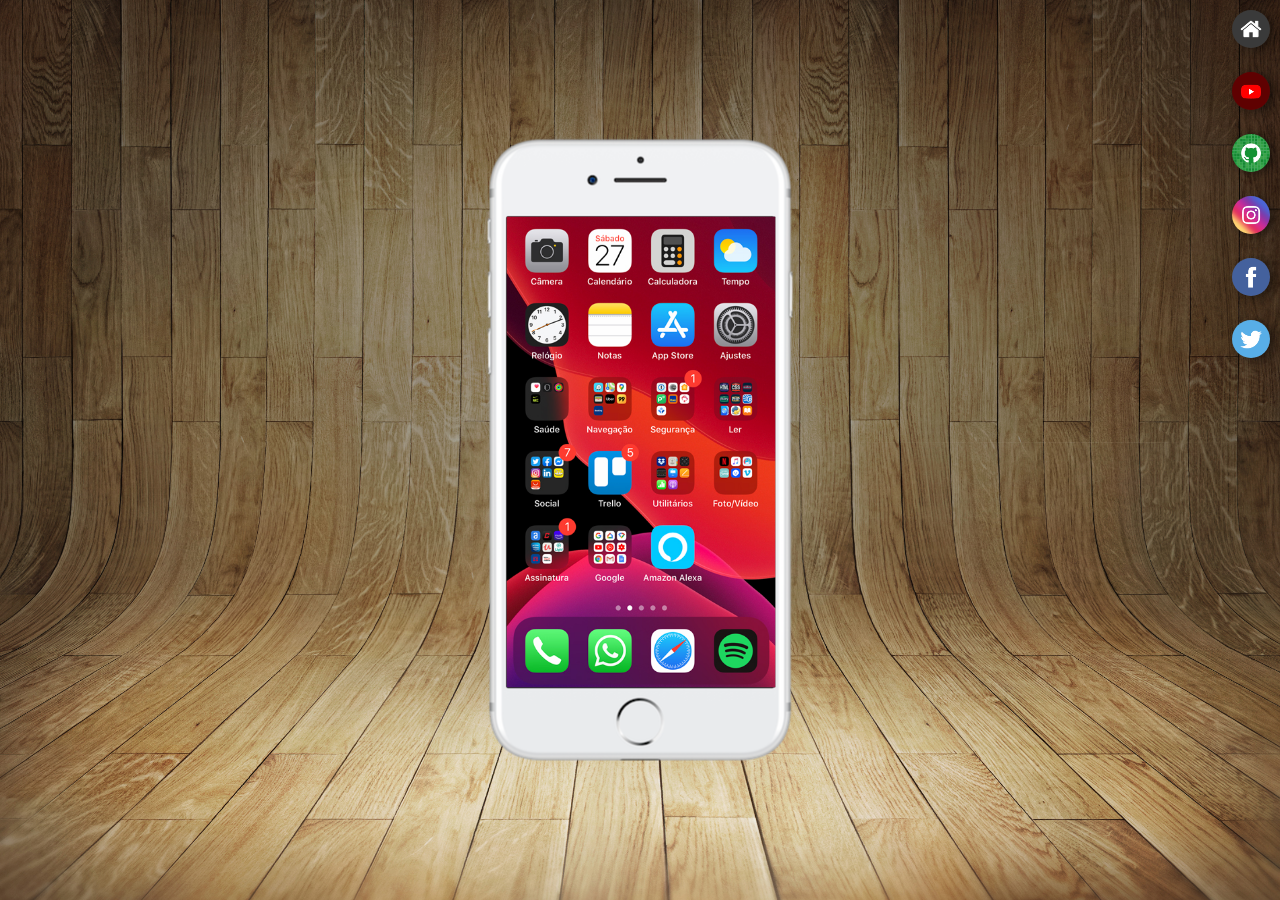
<file: index.html>
<!DOCTYPE html>
<html lang="pt-br">
<head>
    <meta charset="UTF-8">
    <meta name="viewport" content="width=device-width, initial-scale=1.0">
    <link rel="shortcut icon" href="favicon.ico" type="image/x-icon">
    <link rel="stylesheet" href="estilos/style.css">
    <title>Projeto redes sociais</title>
</head>
<body>
    <main>
        <section id="telefone">
            <iframe src="home.html" name="tela" id="tela" frameborder="0">
                Seu navegador não é compatível com isso.
            </iframe>
        </section>
        <section id="redes-sociais">
            <a href="home.html" target="tela"><img src="imagens/logo-home.jpg" alt="Home"></a> <br>
            <a href="youtube.html" target="tela"><img src="imagens/logo-youtube.jpg" alt="Youtube"></a> <br>
            <a href="github.html" target="tela"><img src="imagens/logo-github.jpg" alt="Git Hub"></a> <br>
            <a href="instagram.html" target="tela"><img src="imagens/logo-instagram.jpg" alt="Instagram"></a> <br>
            <a href="facebook.html" target="tela"><img src="imagens/logo-facebook.jpg" alt="Facebook"></a> <br>
            <a href="twitter.html" target="tela"><img src="imagens/logo-twitter.jpg" alt="Twitter"></a>
        </section>
    </main>
</body>
</html>
</file>
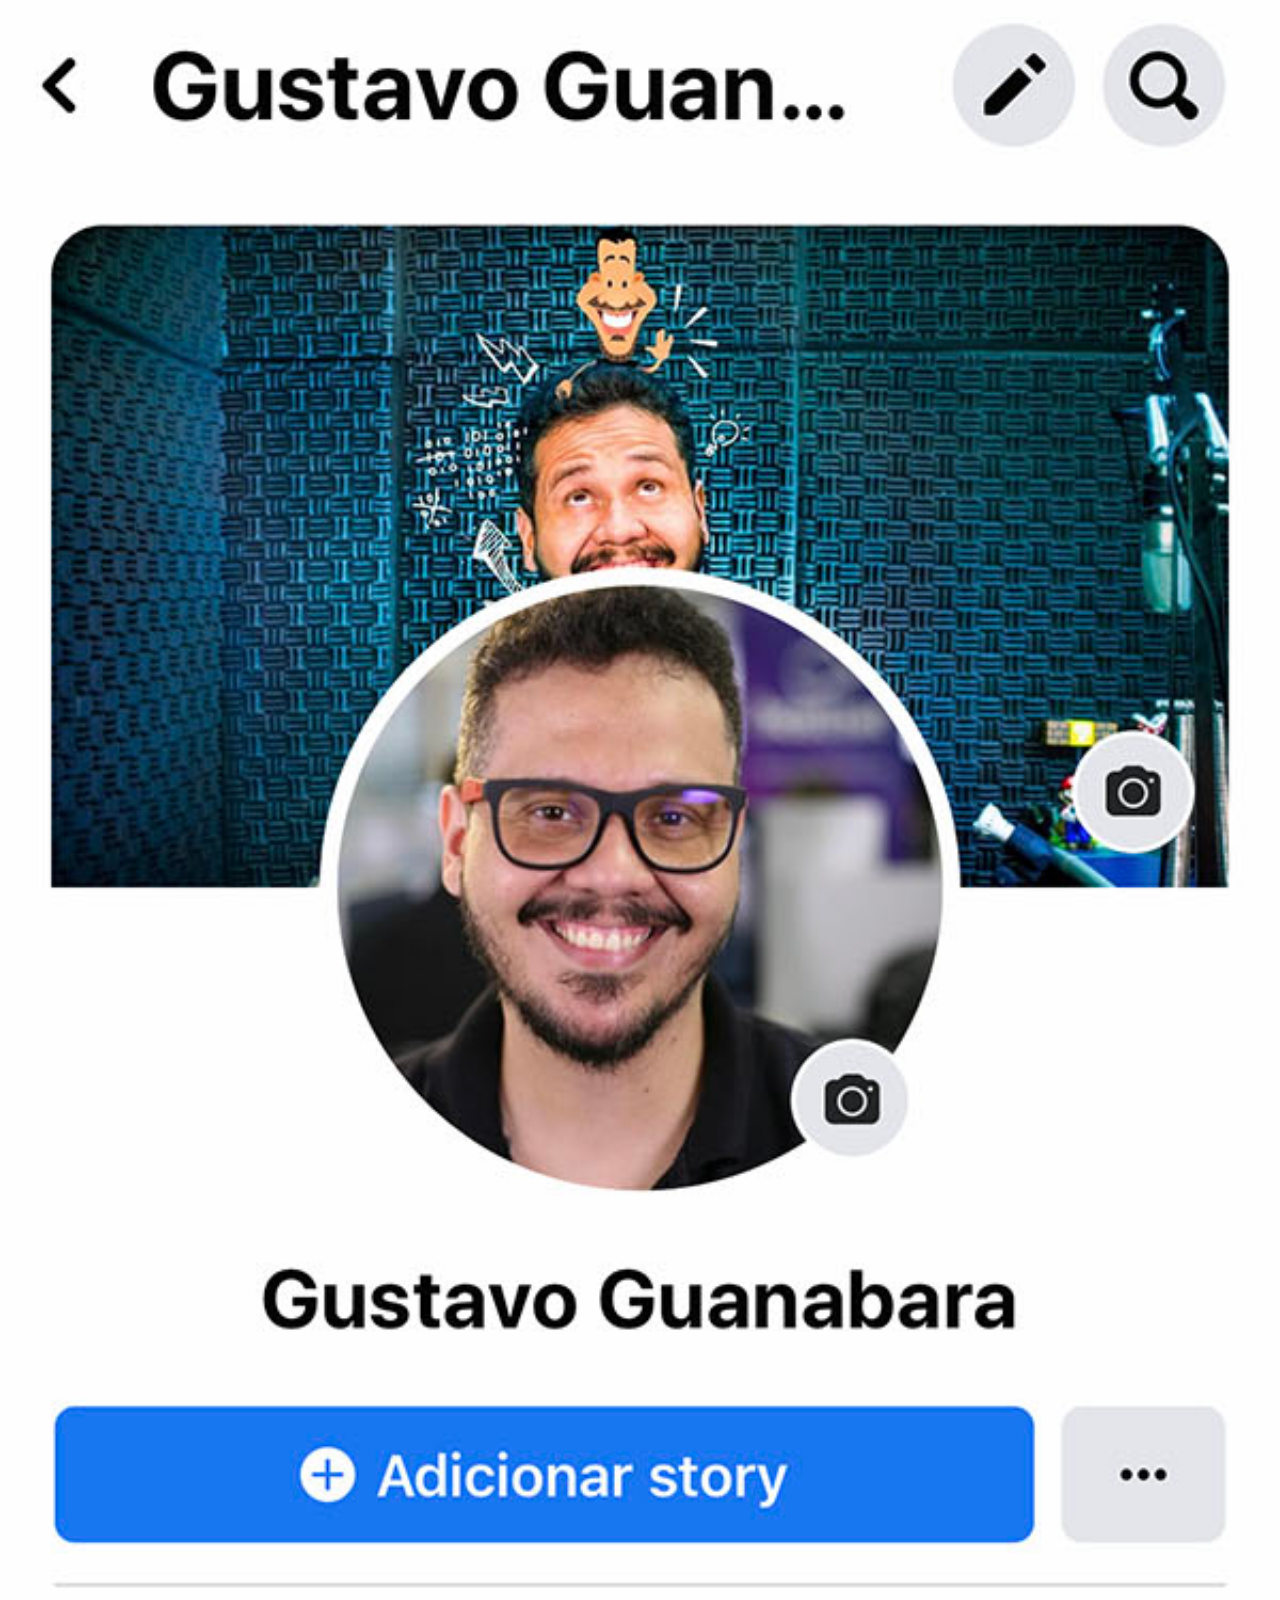
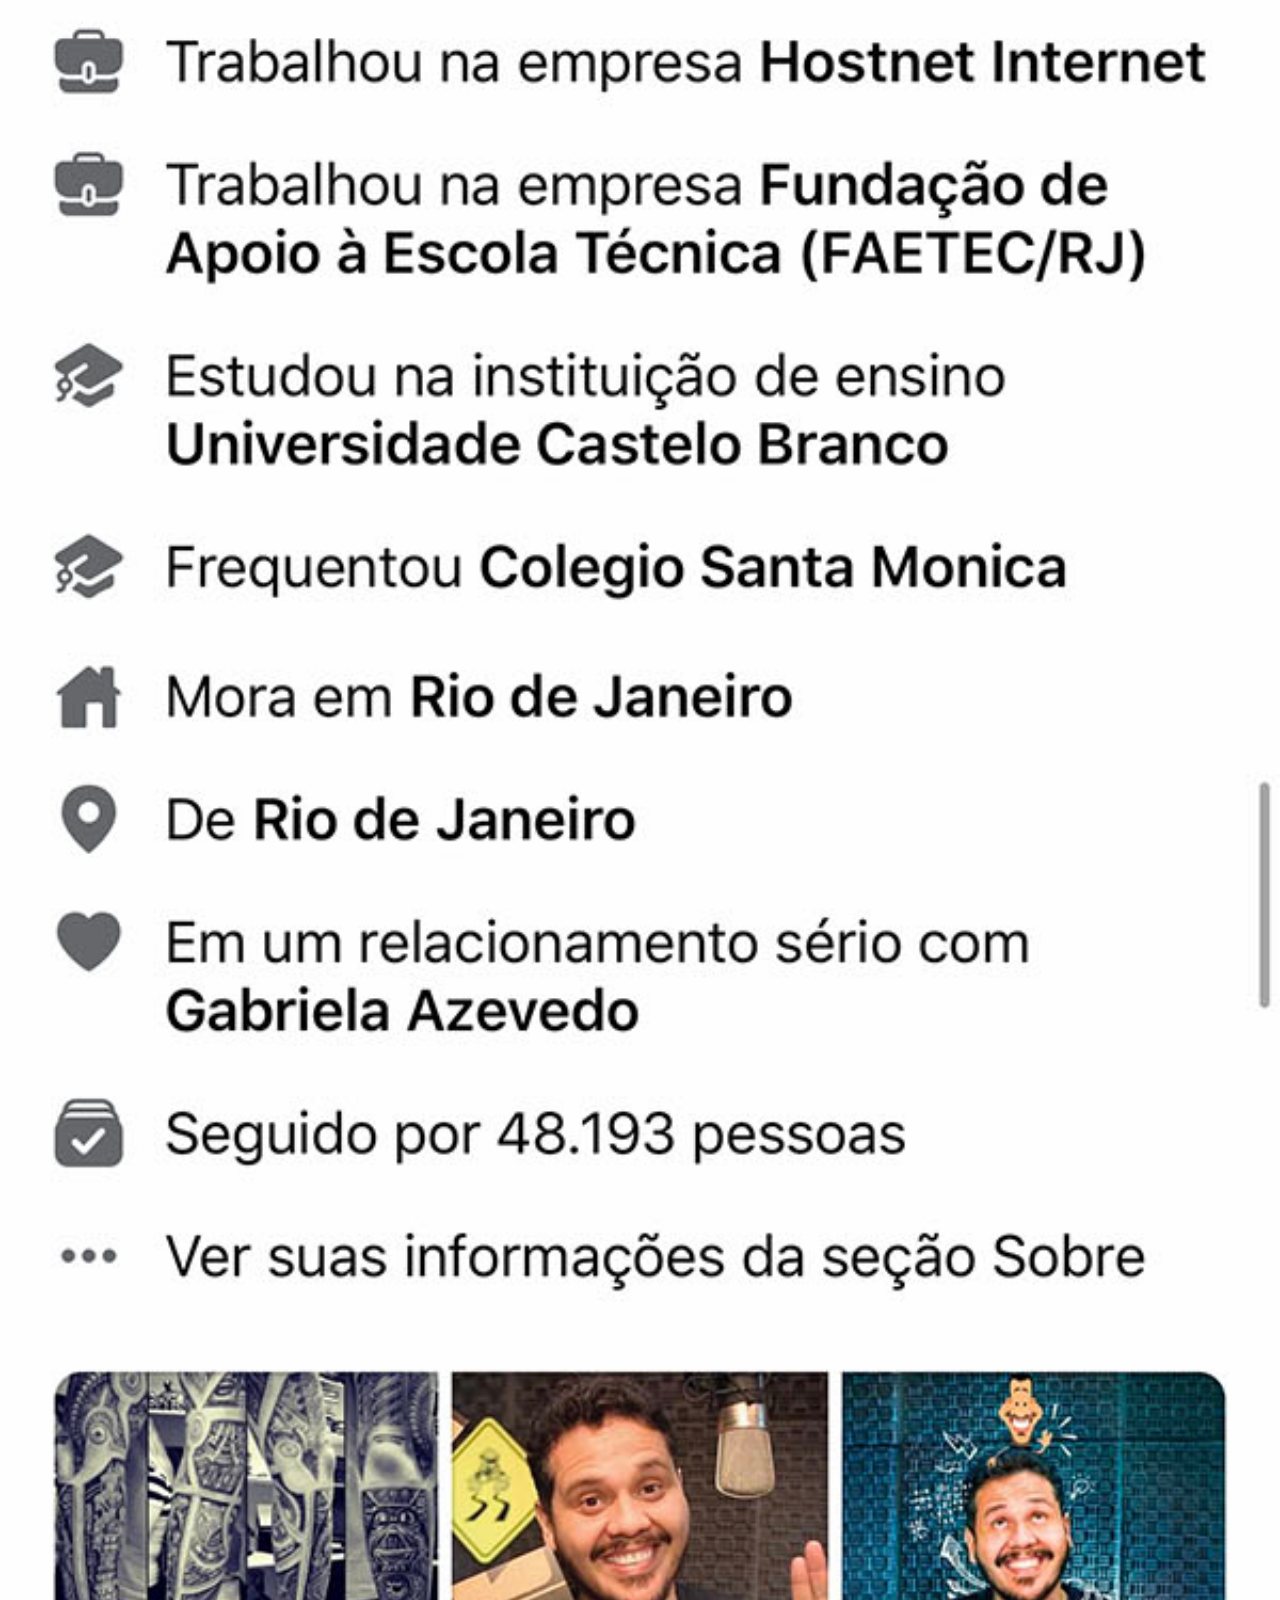
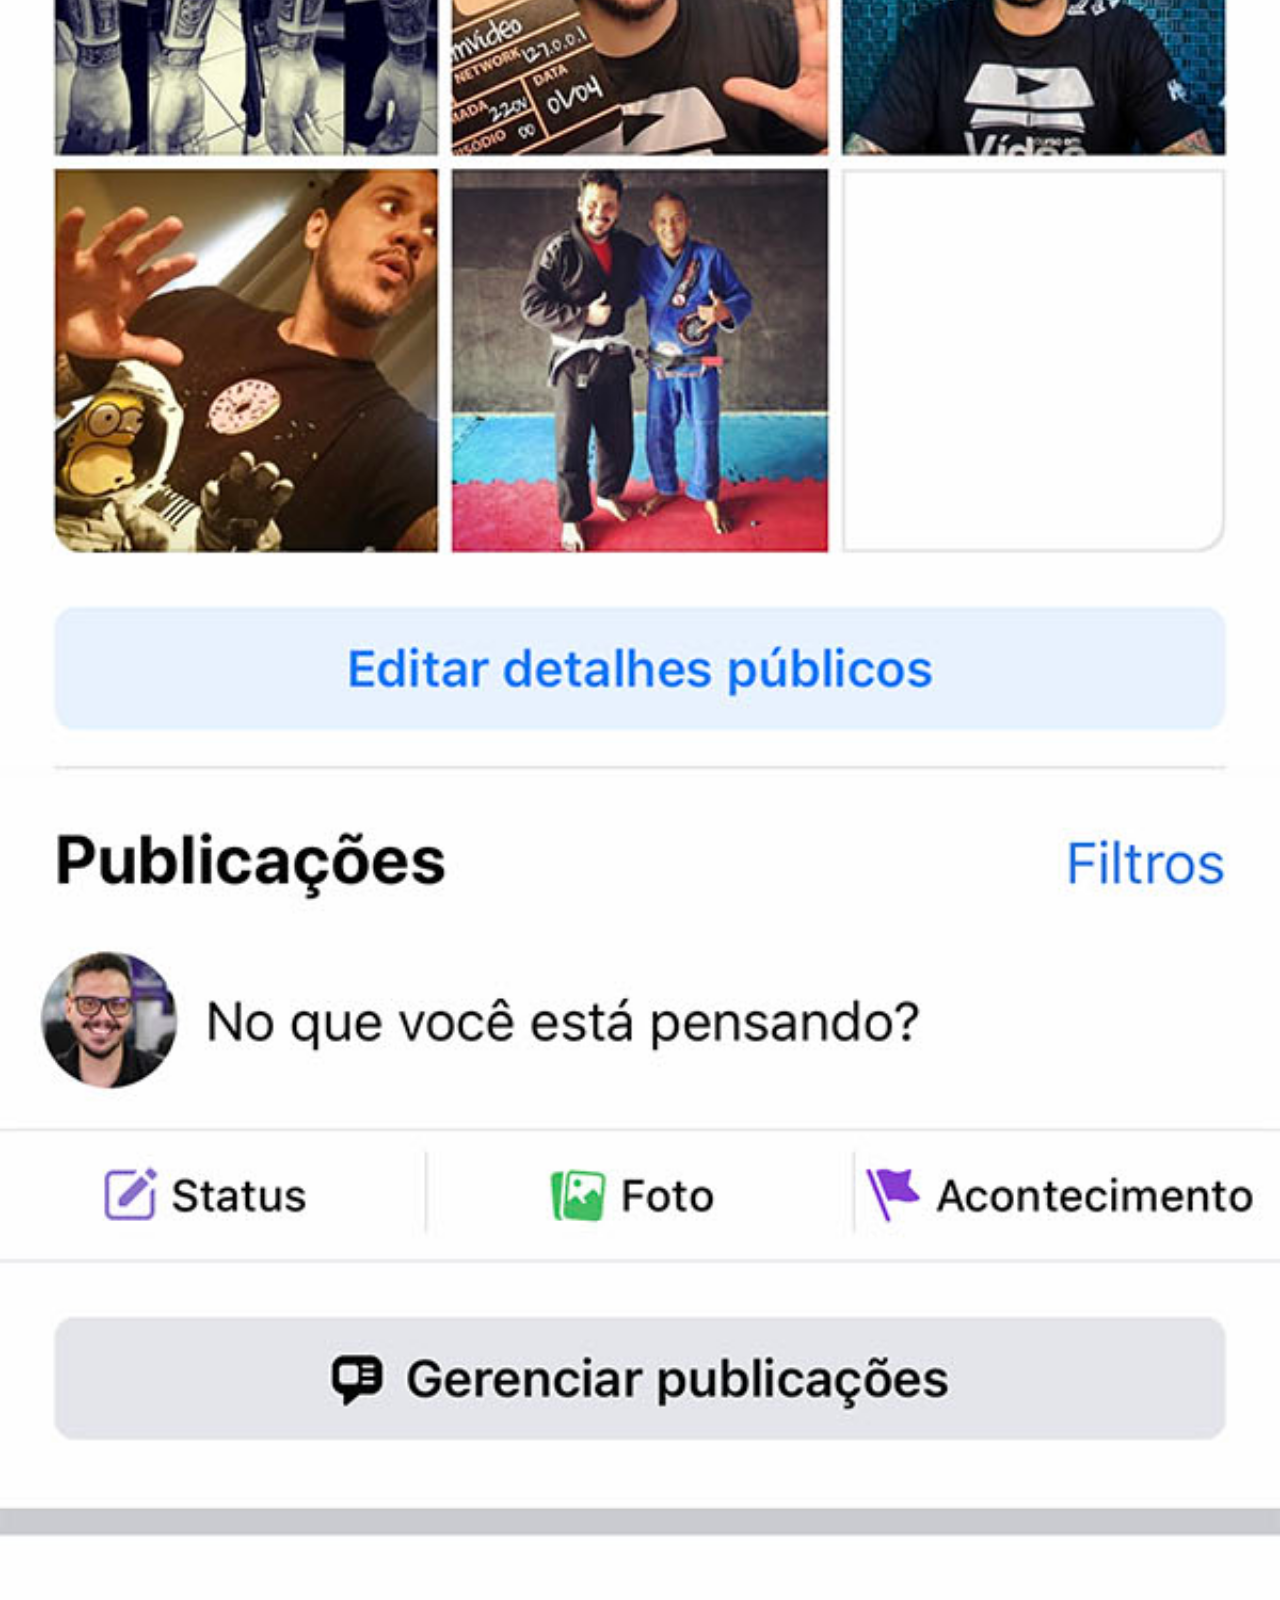
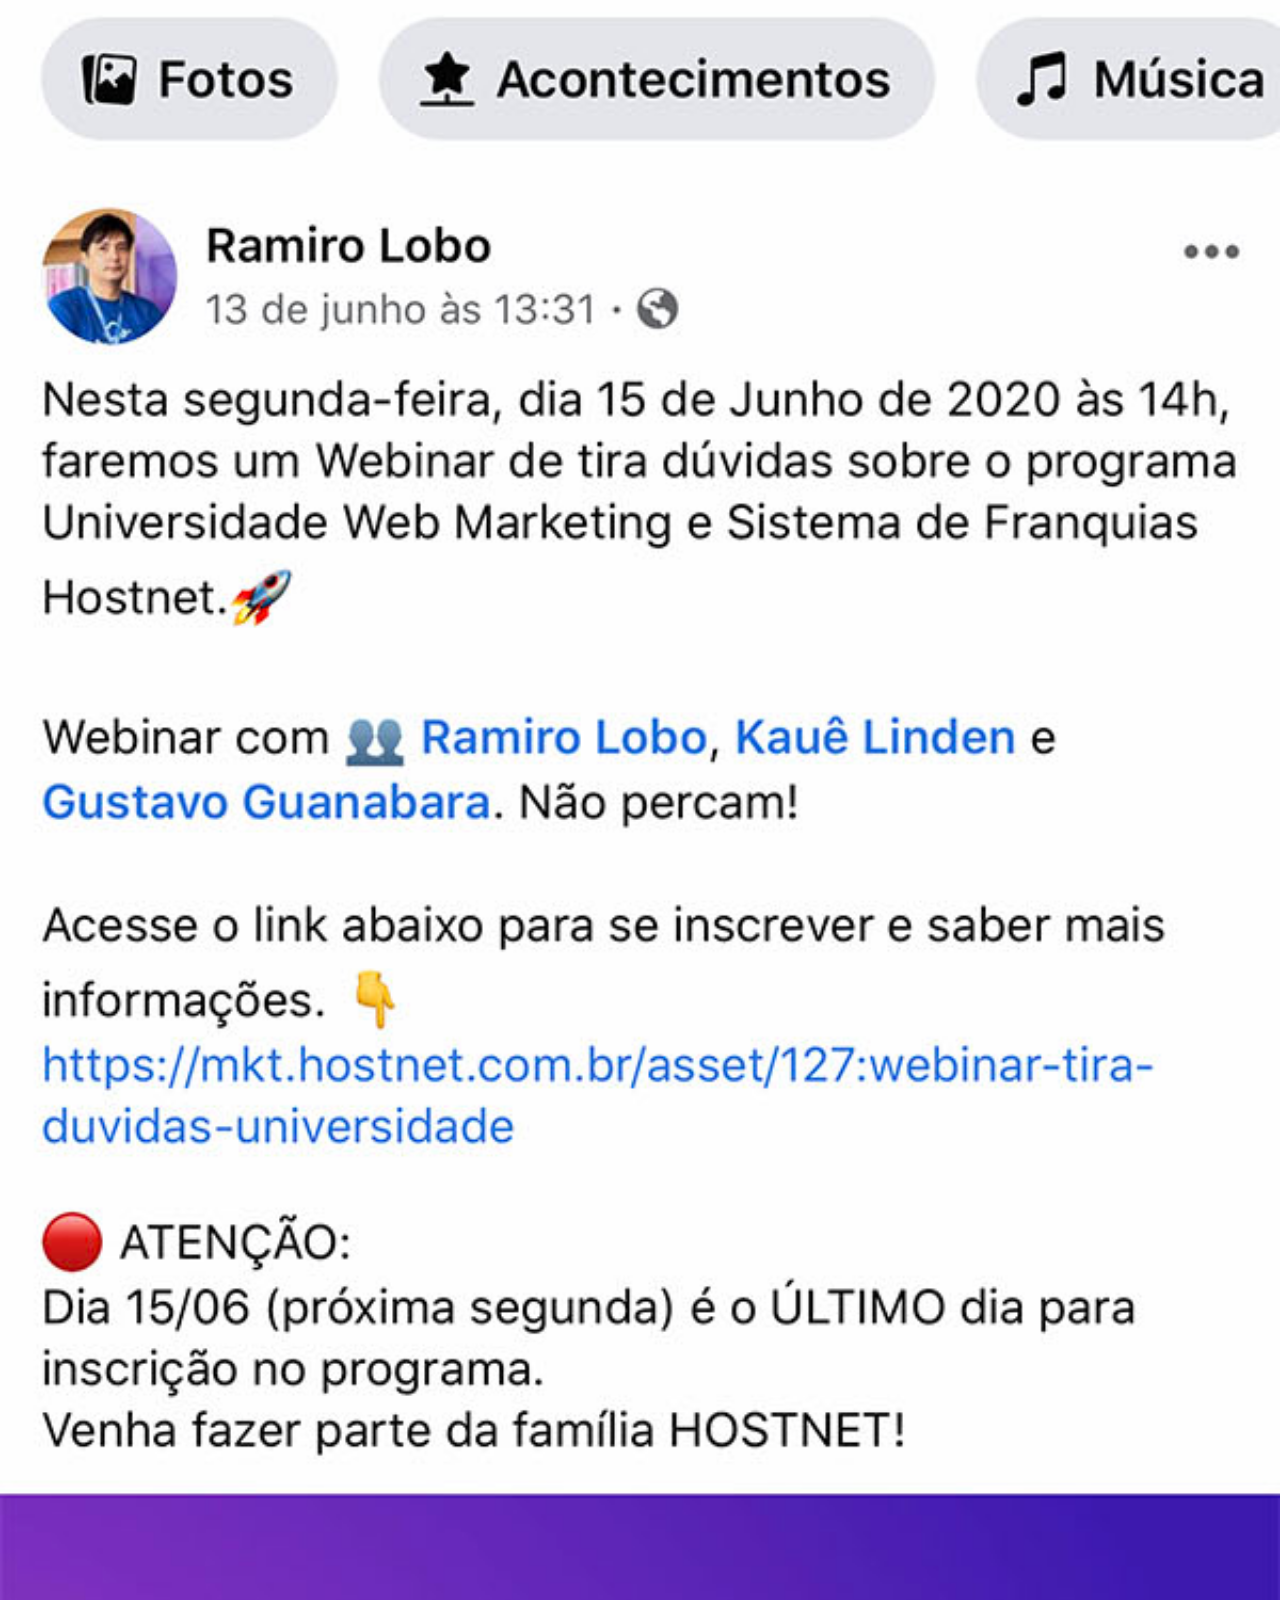
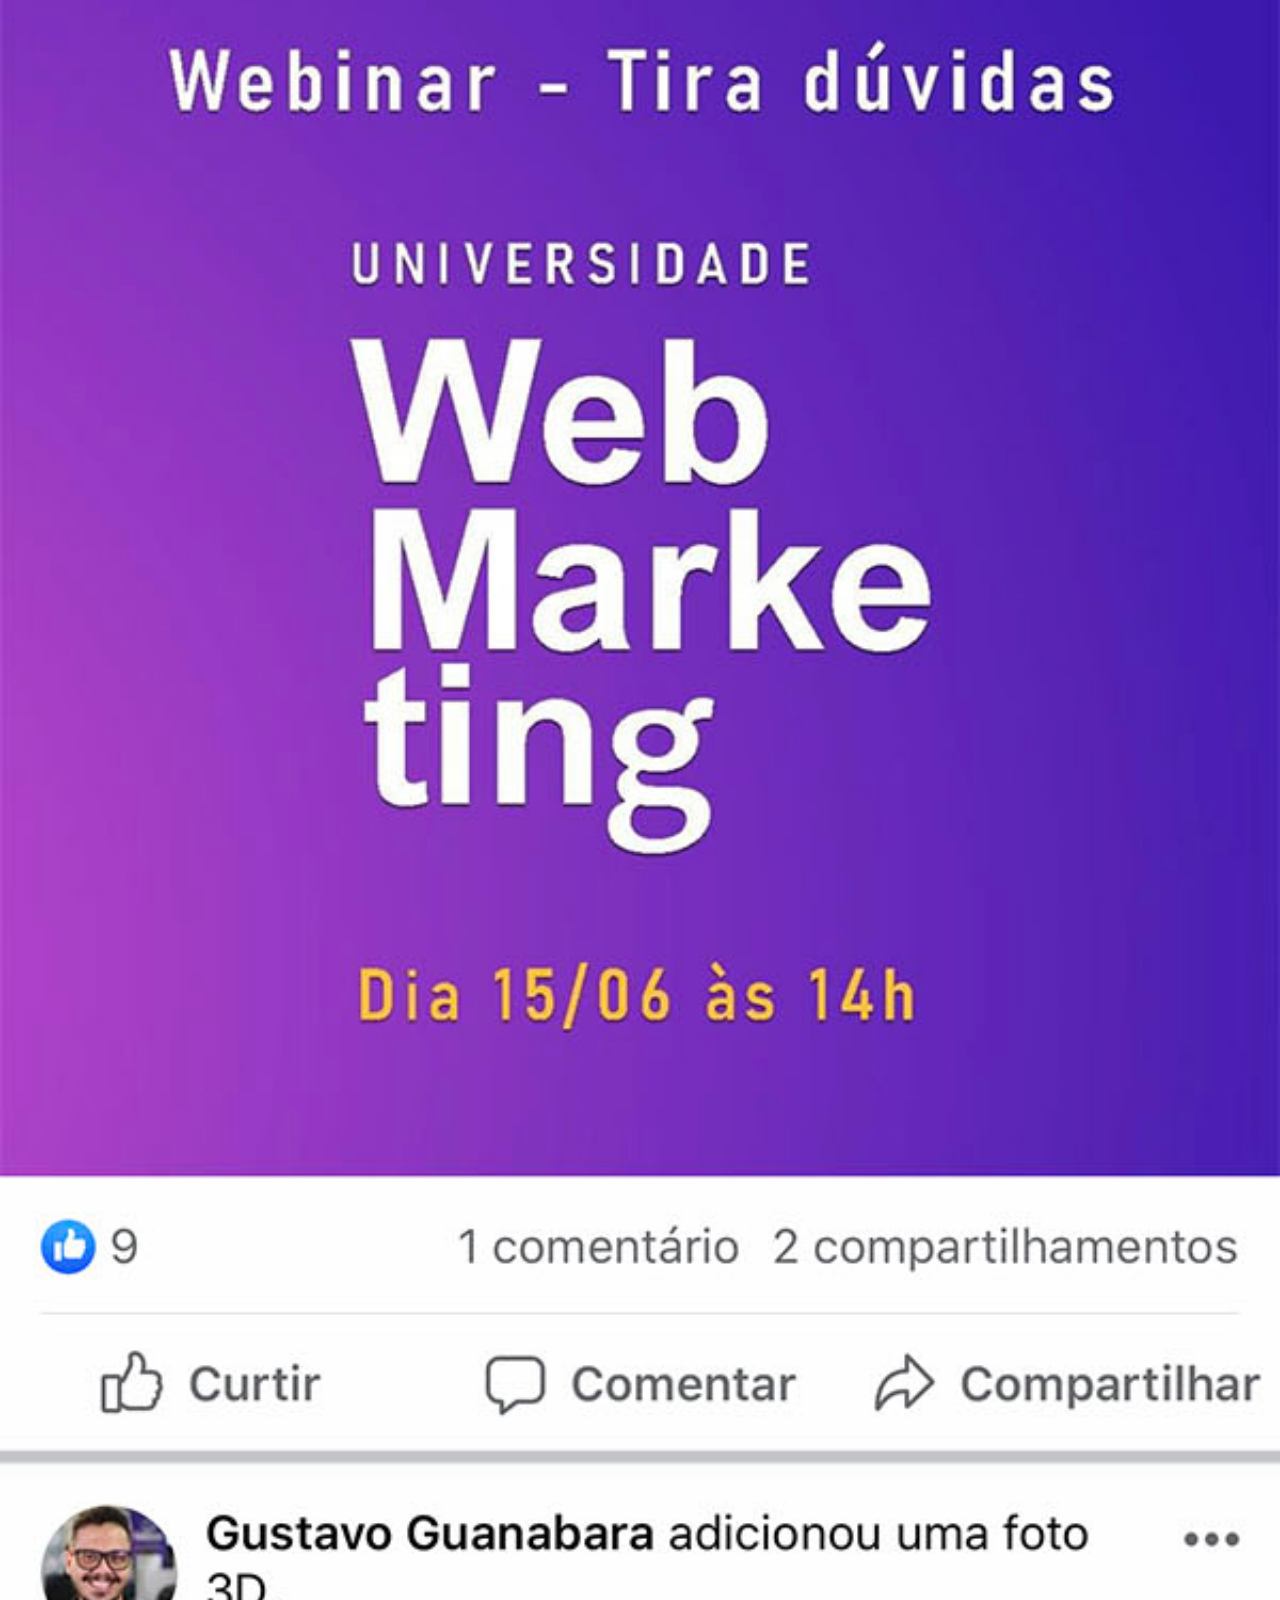
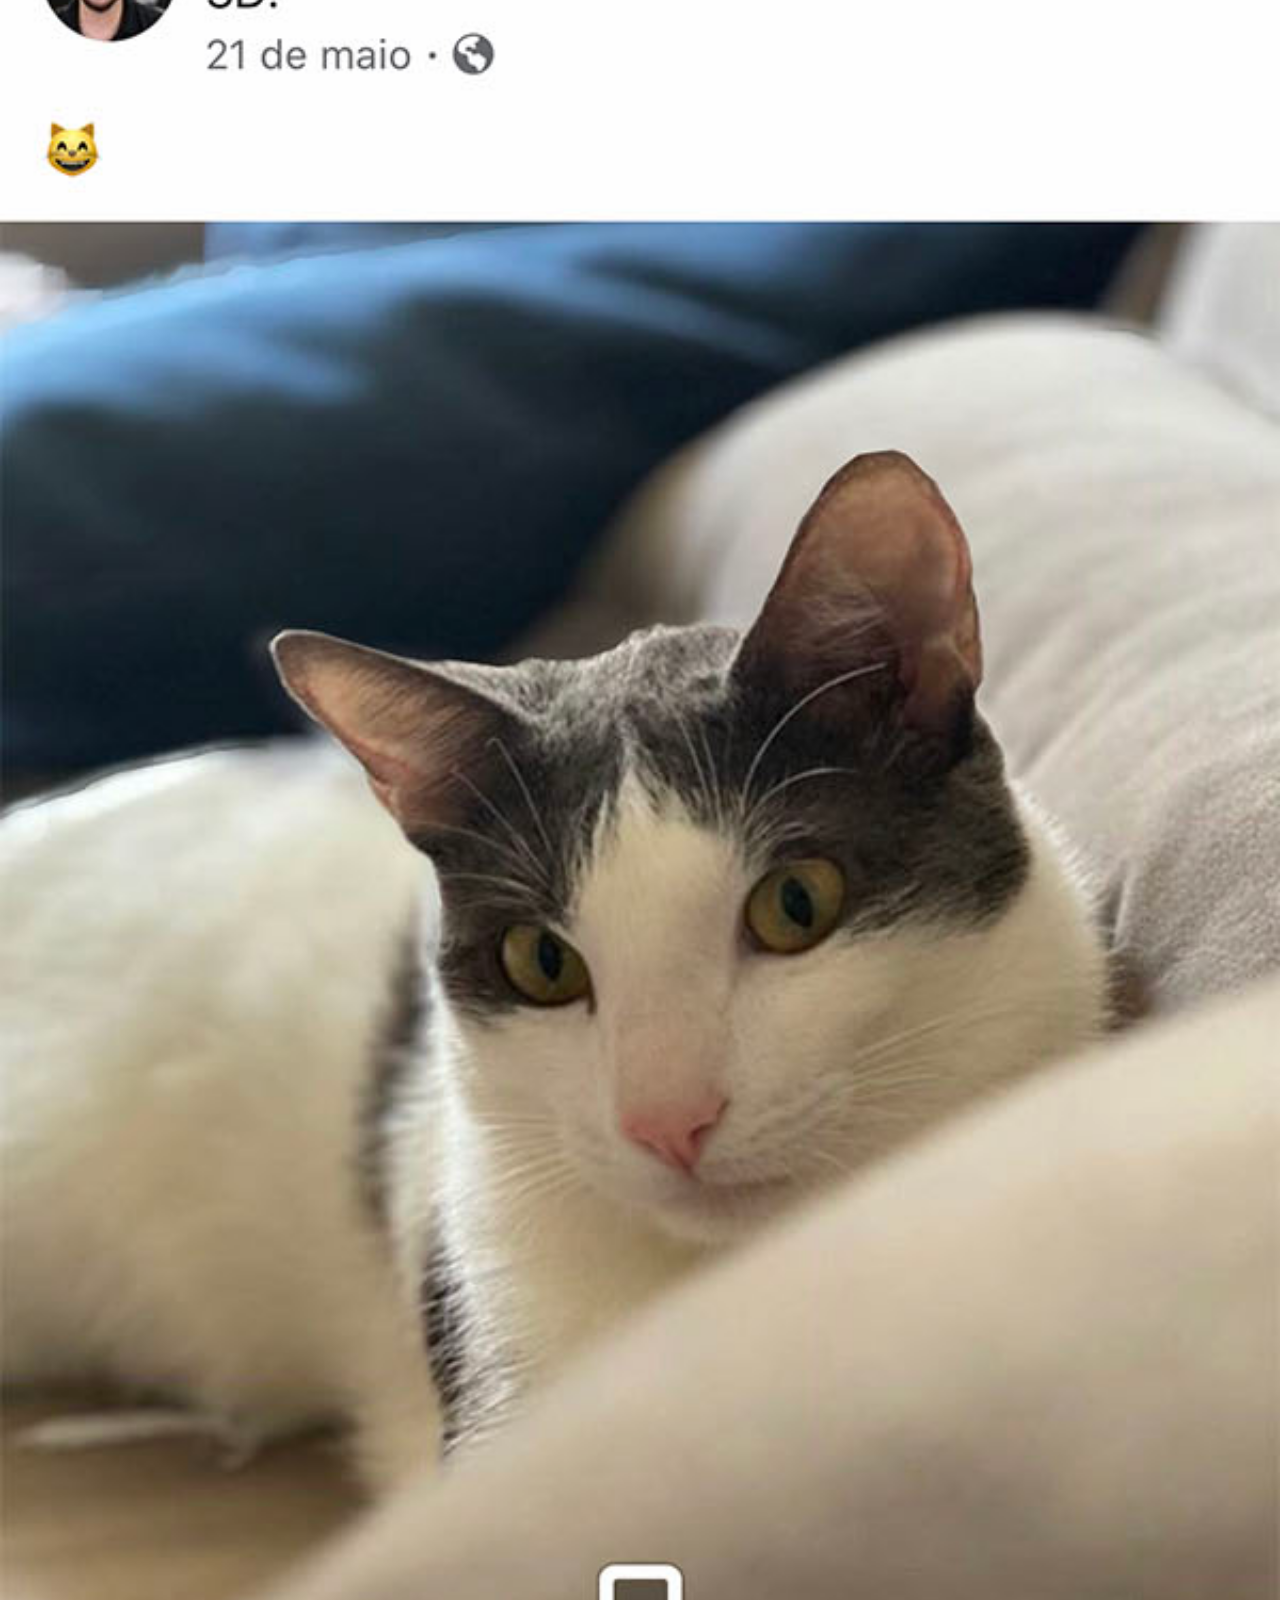
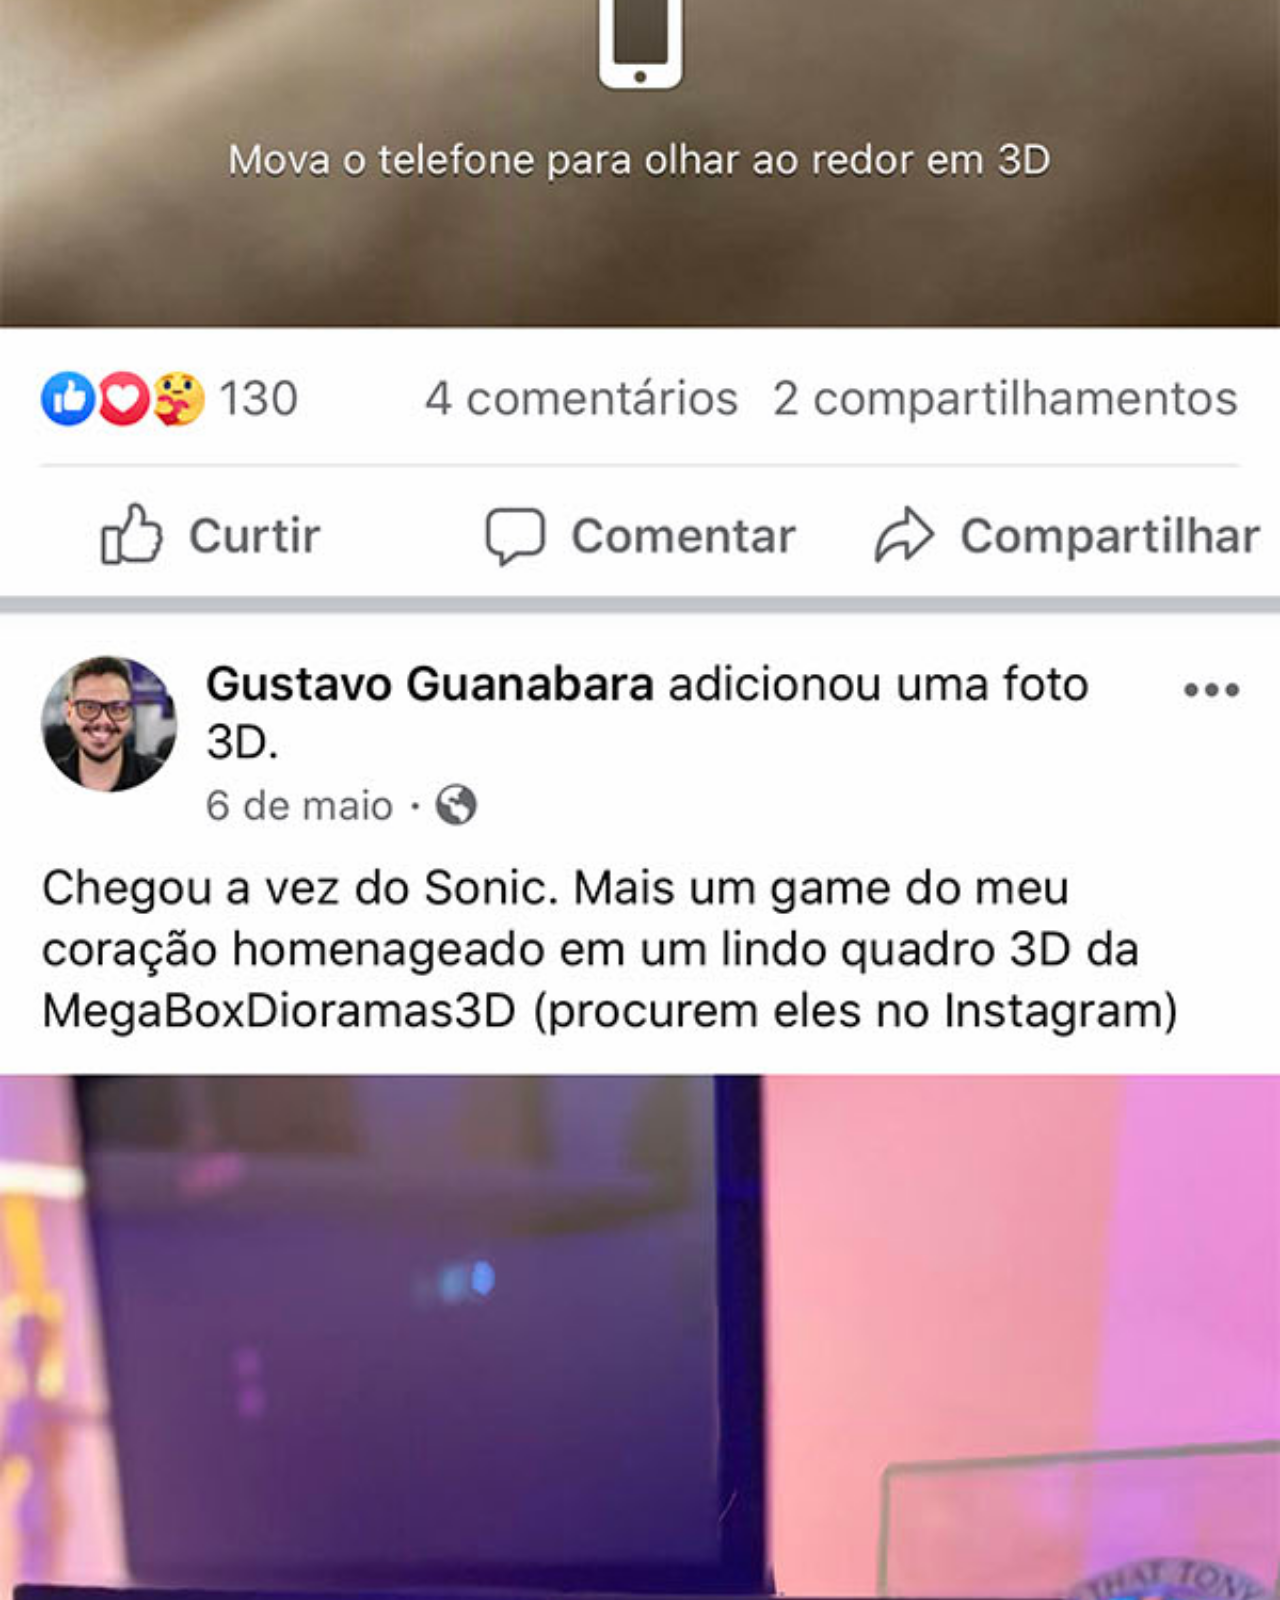
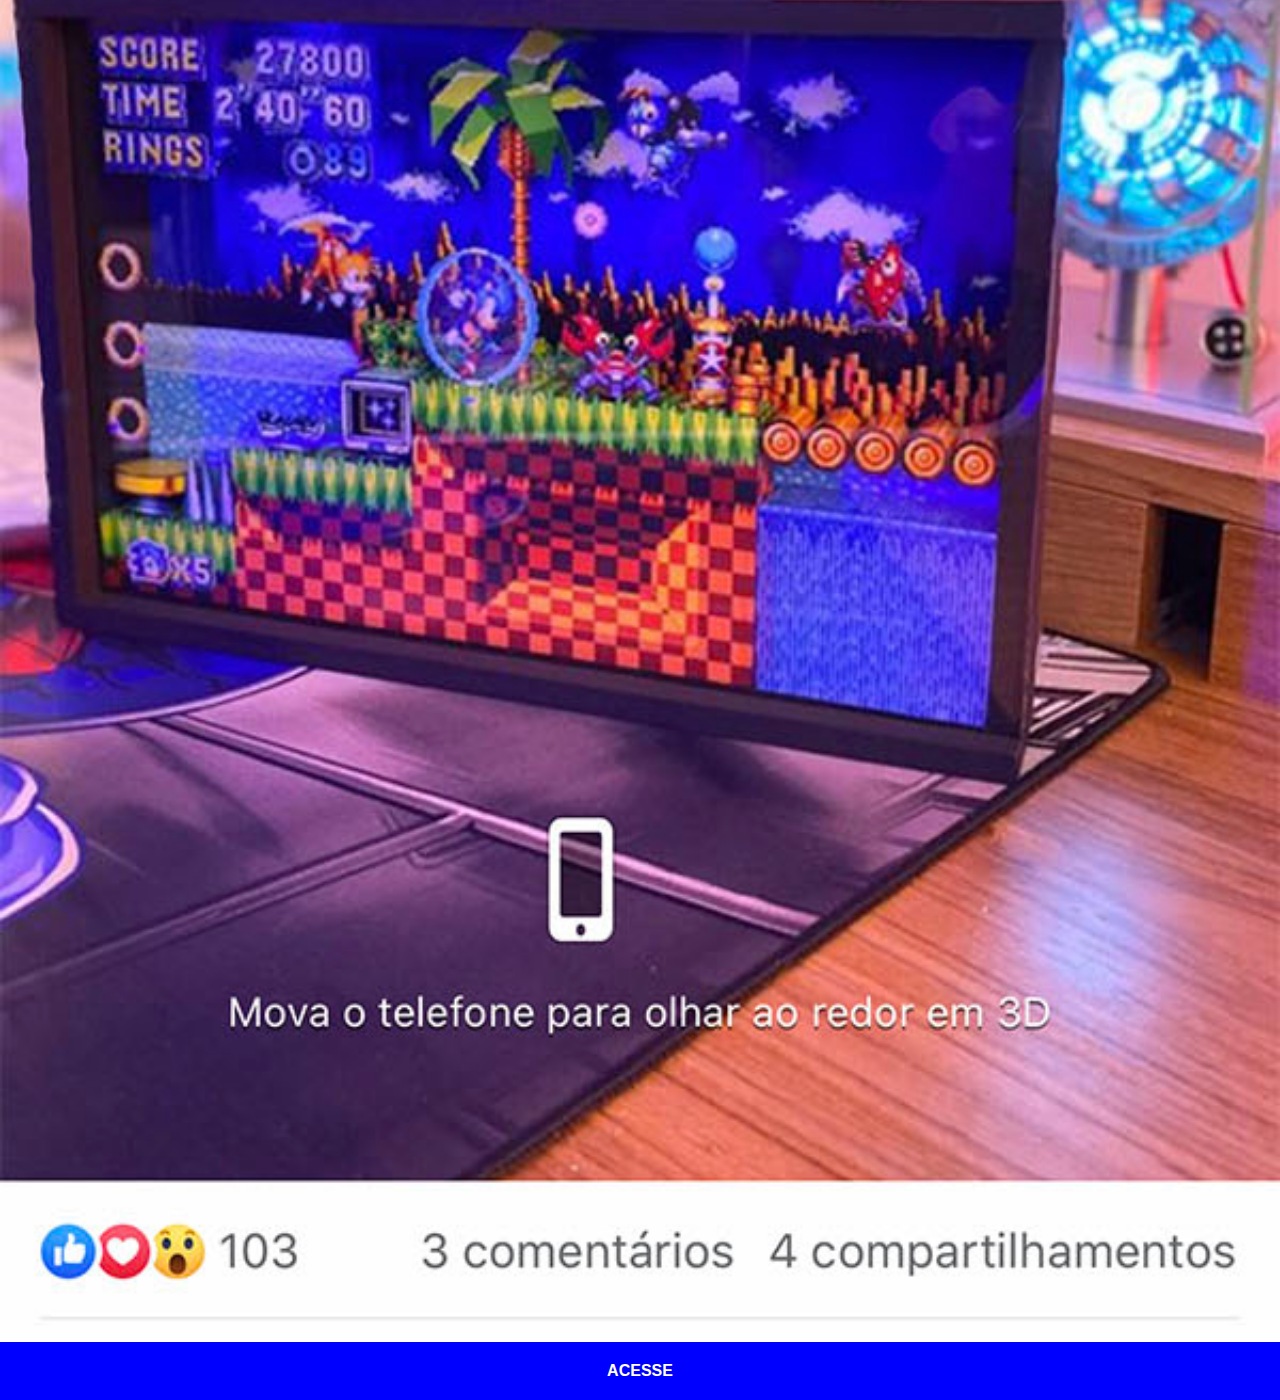
<file: facebook.html>
<!DOCTYPE html>
<html lang="pt-br">
<head>
    <meta charset="UTF-8">
    <meta name="viewport" content="width=device-width, initial-scale=1.0">
    <title>Facebook</title>
    <style>
        * {
            padding: 0px;
            margin: 0px;
            font-family: Arial, Helvetica, sans-serif;
        }

        ::-webkit-scrollbar {
            width: 0px;
            height: 0px;
        }

        img {
            width: 100vw;
        }

        a {
            display: block;
            color: white;
            background-color: blue;
            padding: 20px;
            text-decoration: none;
            text-align: center;
            font-weight: bolder;
            transition-duration: 0.3s;
        }

        a:hover {
            text-decoration: underline;
            background-color: darkblue;
        }
    </style>
</head>
<body>
    <img src="imagens/tela-facebook.jpg" alt="Facebook">
    <a href="https://web.facebook.com/gustavoguanabara/?_rdc=1&_rdr" target="_blank">ACESSE</a>
</body>
</html>
</file>
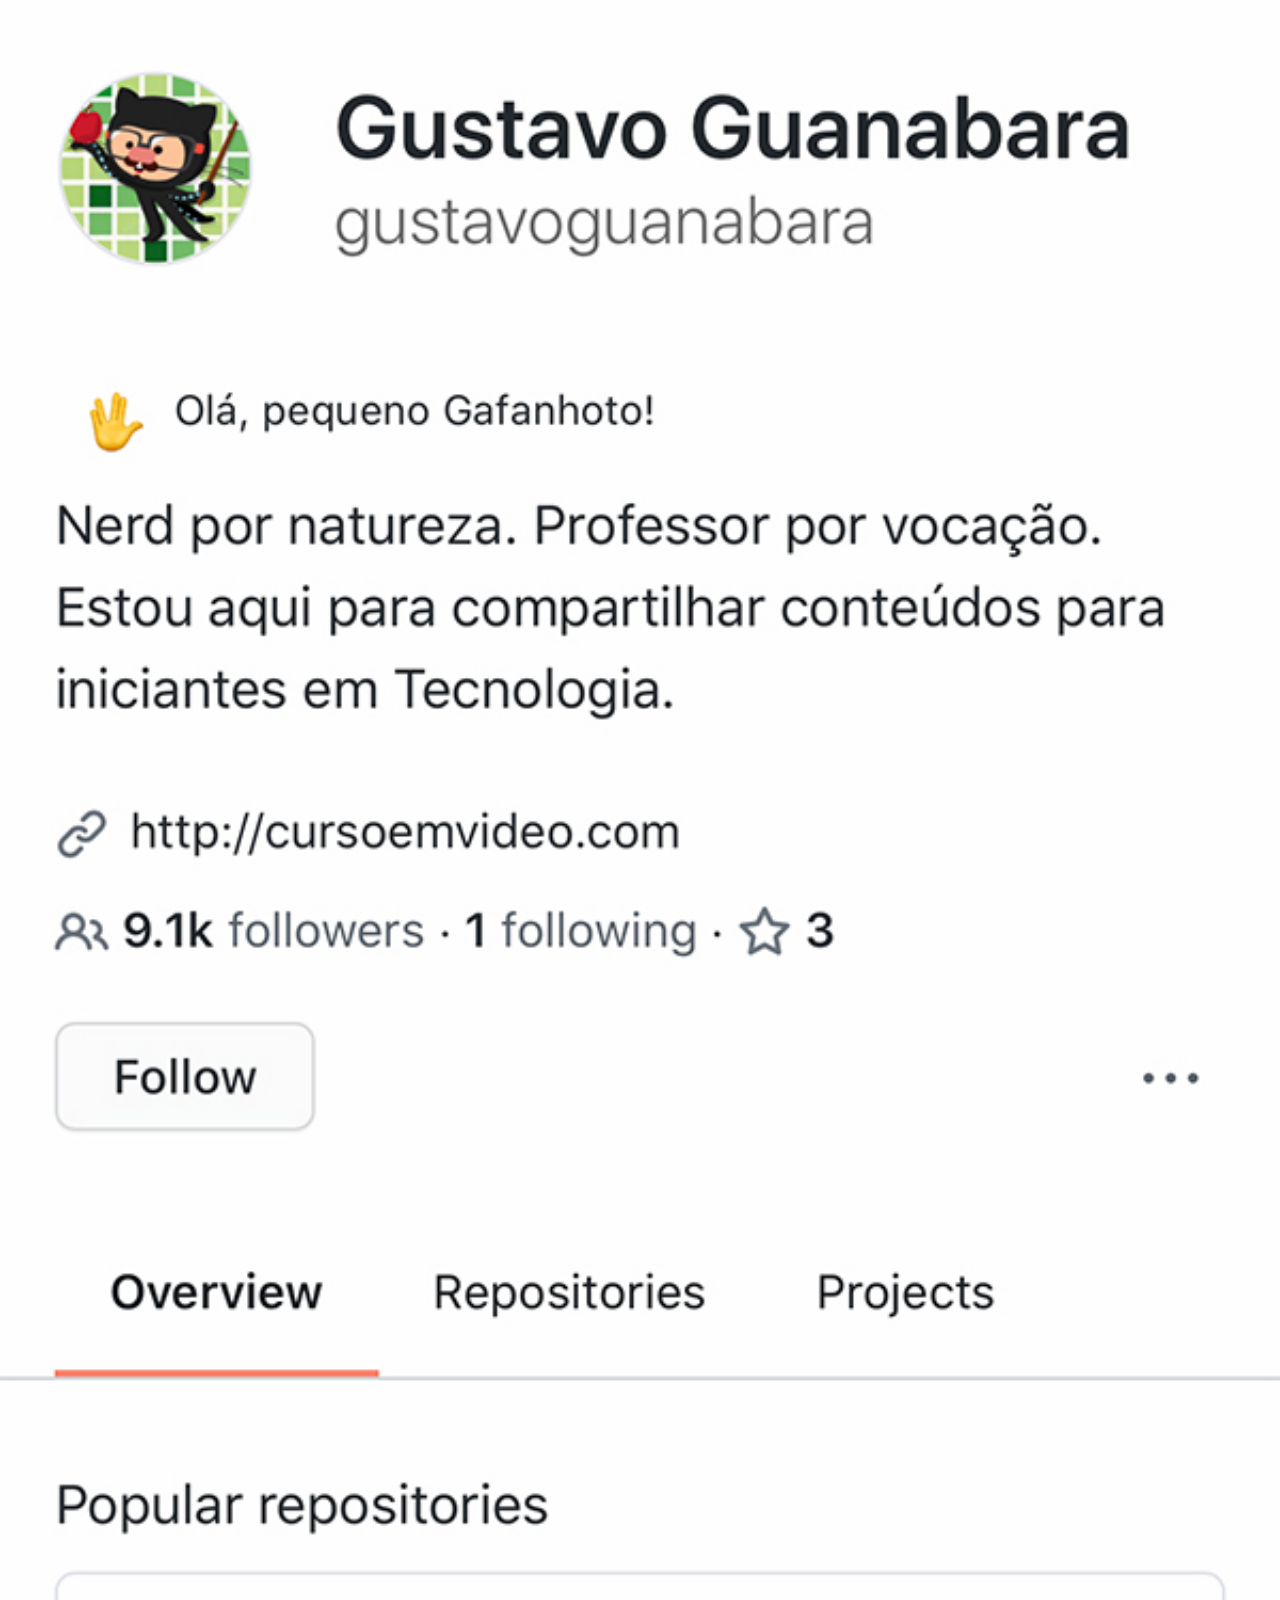
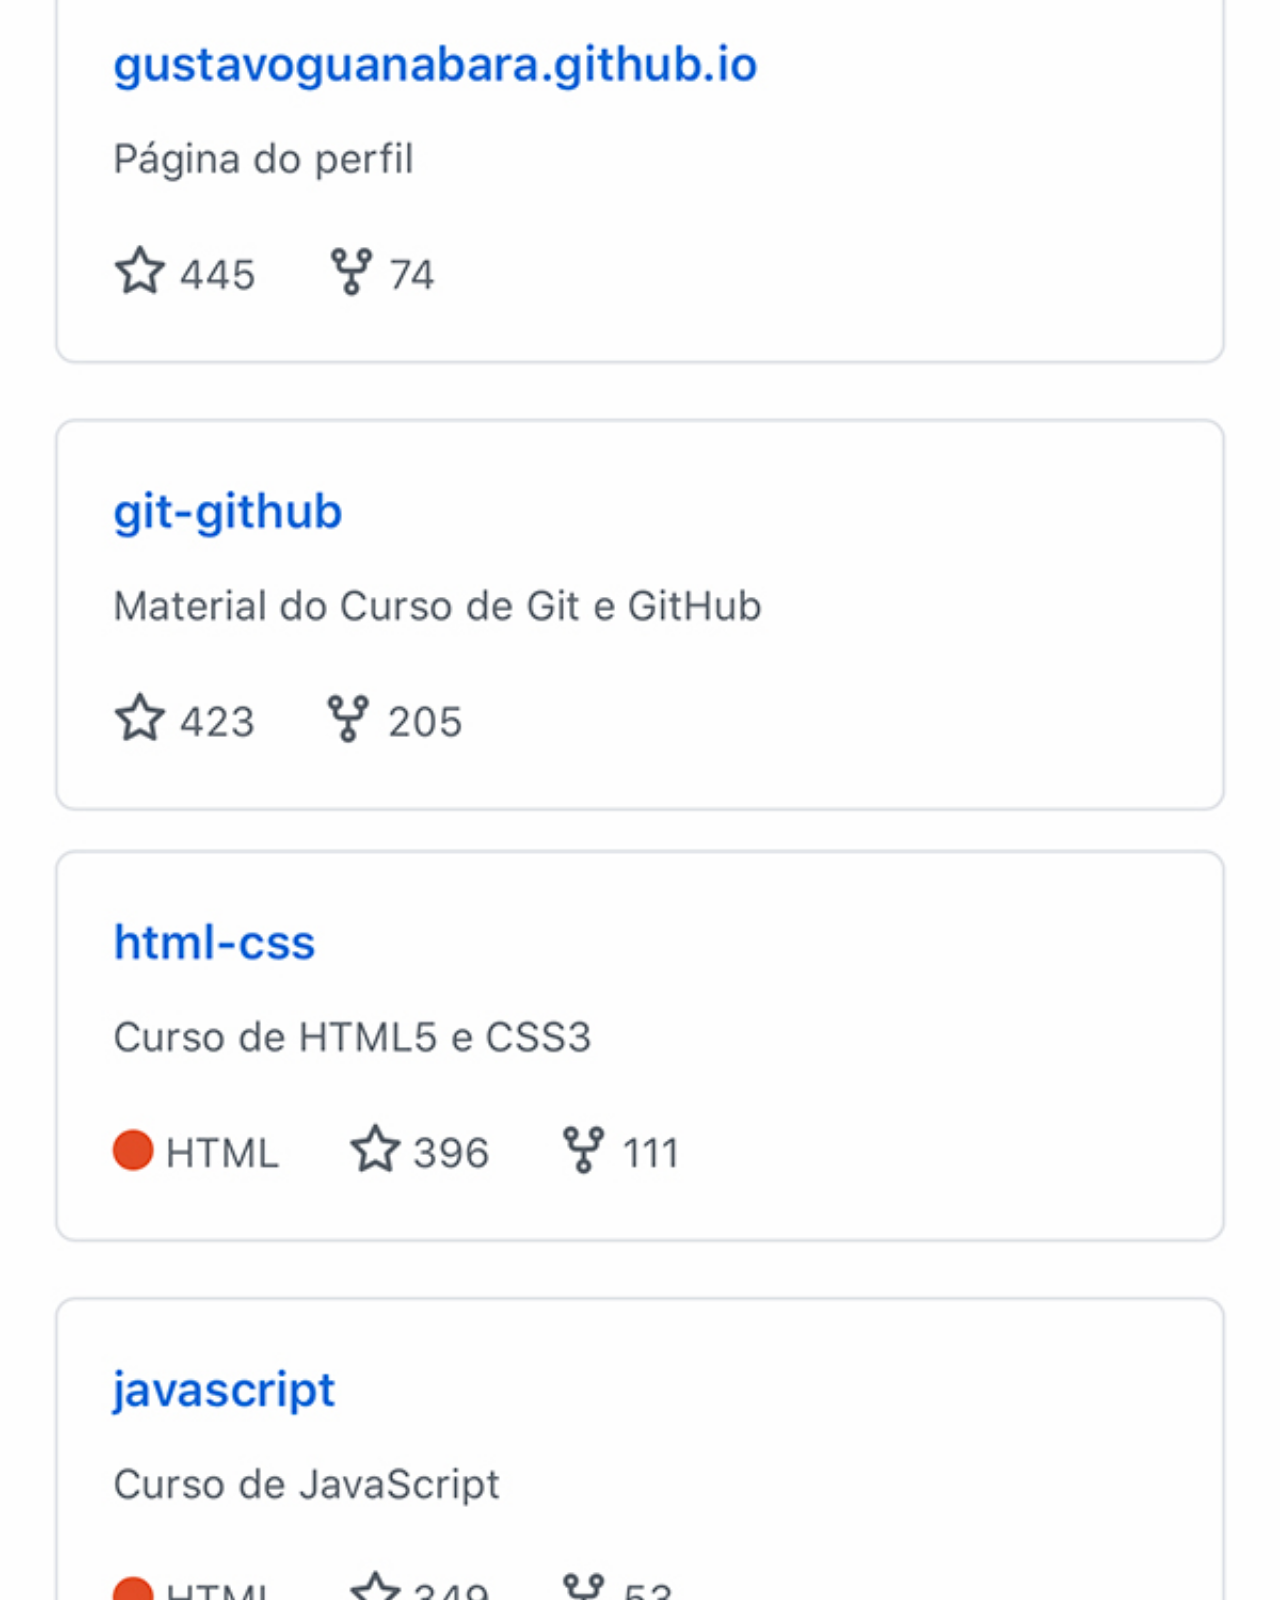
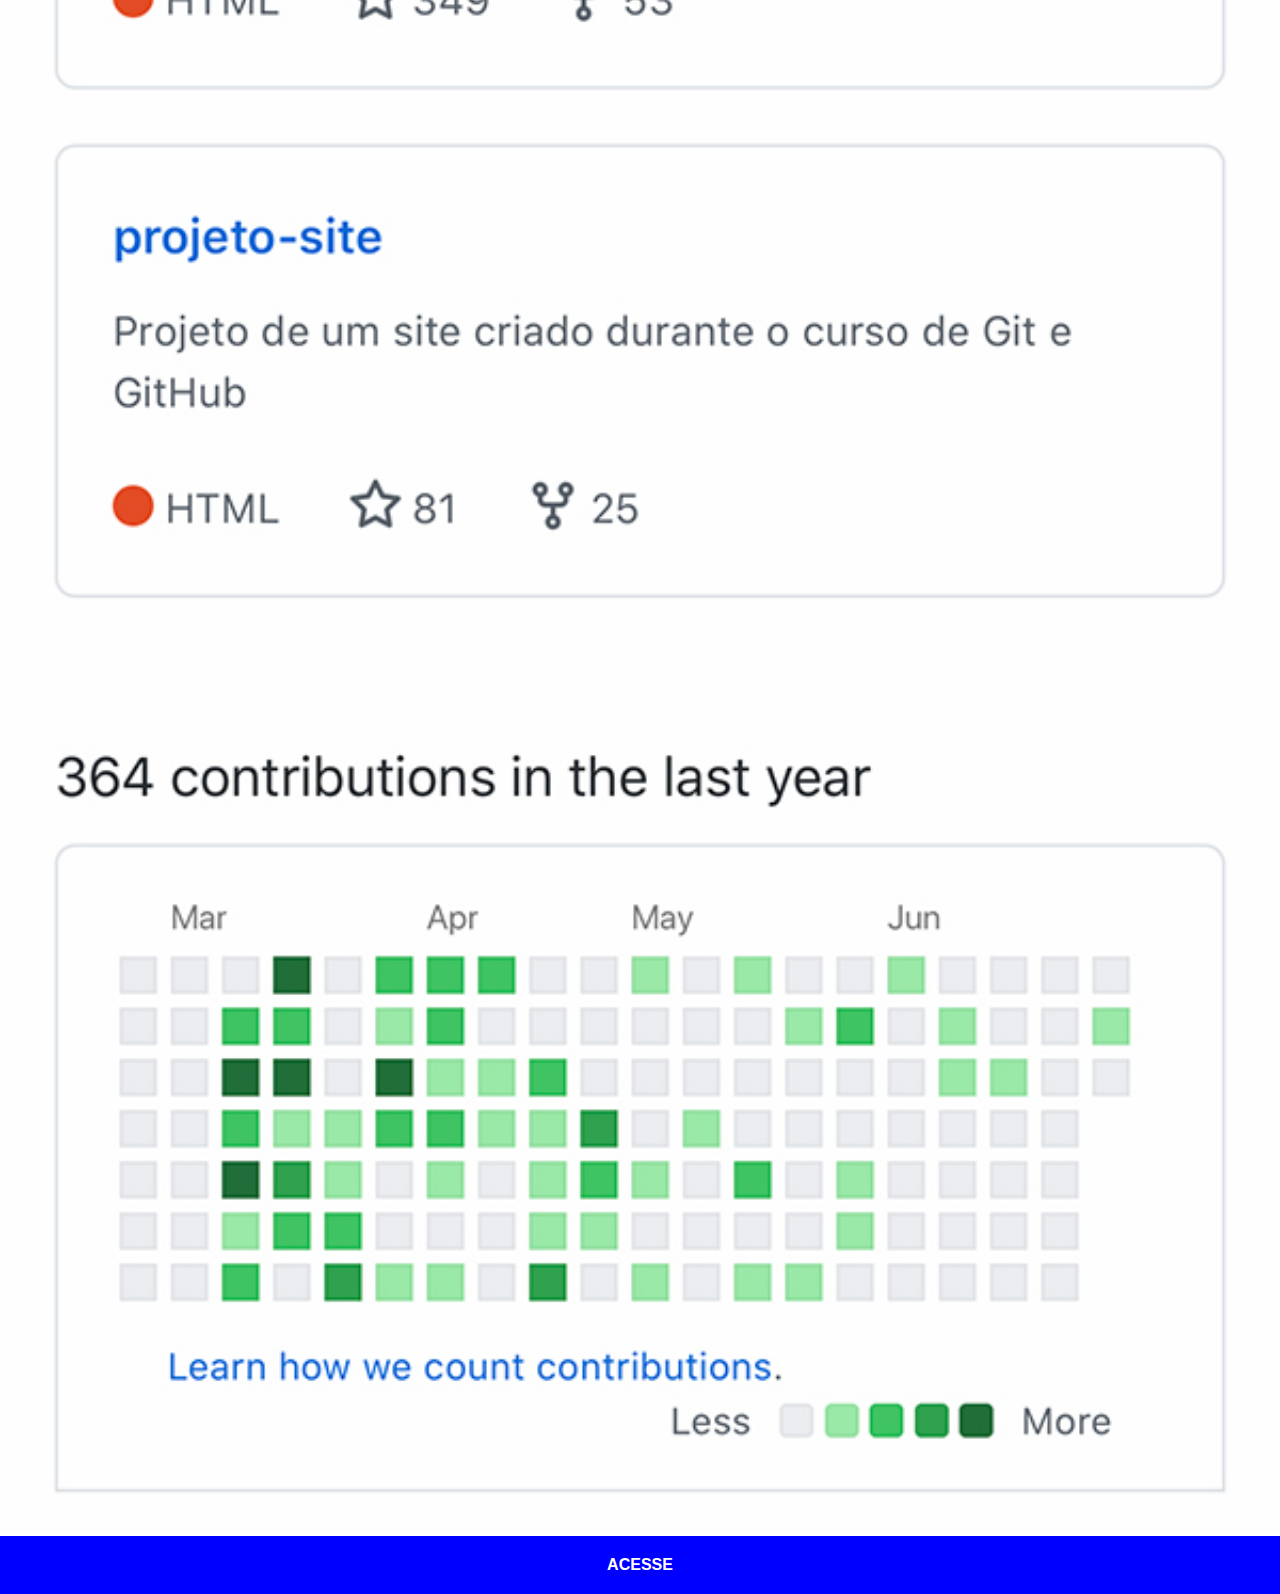
<file: github.html>
<!DOCTYPE html>
<html lang="pt-br">
<head>
    <meta charset="UTF-8">
    <meta name="viewport" content="width=device-width, initial-scale=1.0">
    <title>Git Hub</title>
    <style>
        * {
            padding: 0px;
            margin: 0px;
            font-family: Arial, Helvetica, sans-serif;
        }

        ::-webkit-scrollbar {
            width: 0px;
            height: 0px;
        }

        a {
            display: block;
            background-color: blue;
            color: white;
            text-align: center;
            padding: 20px;
            text-decoration: none;
            font-weight: bolder;
            transition-duration: 0.3s;
        }

        img {
            width: 100vw;
        }

        a:hover {
            text-decoration: underline;
            background-color: darkblue;
        }

    </style>
</head>
<body>
    <img src="imagens/tela-github.jpg" alt="Git Hub">
    <a href="https://gustavoguanabara.github.io/" target="_blank">ACESSE</a>
</body>
</html>
</file>
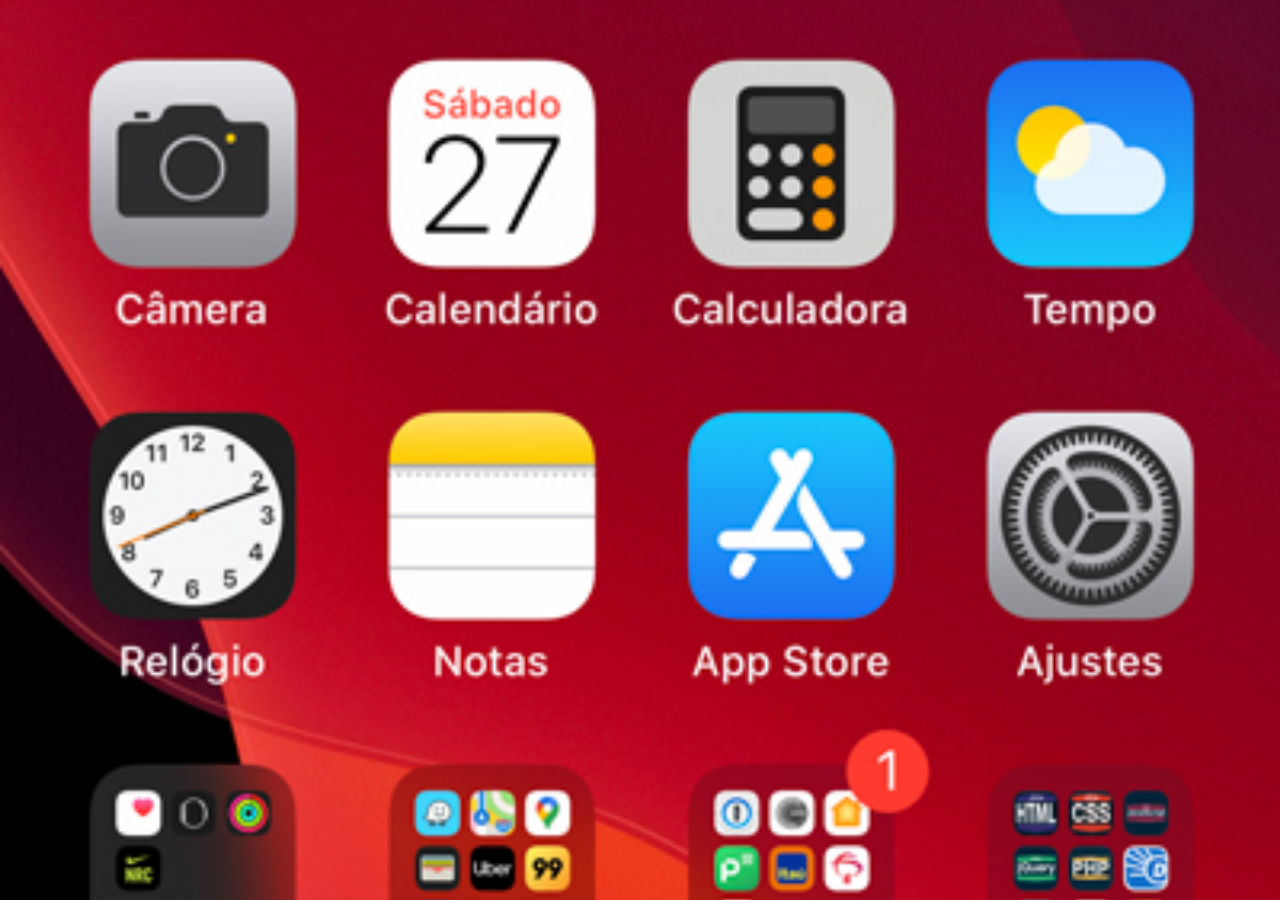
<file: home.html>
<!DOCTYPE html>
<html lang="pt-br">
<head>
    <meta charset="UTF-8">
    <meta name="viewport" content="width=device-width, initial-scale=1.0">
    <title>Home</title>
    <style>
        * {
            margin: 0px;
            padding: 0px;
        }

        body {
            height: 100vh;
            width: 100vw;
            background: black url('imagens/tela-home.jpg') no-repeat top center;
            background-size: cover;
        }
    </style>
</head>
<body>
    
</body>
</html>
</file>
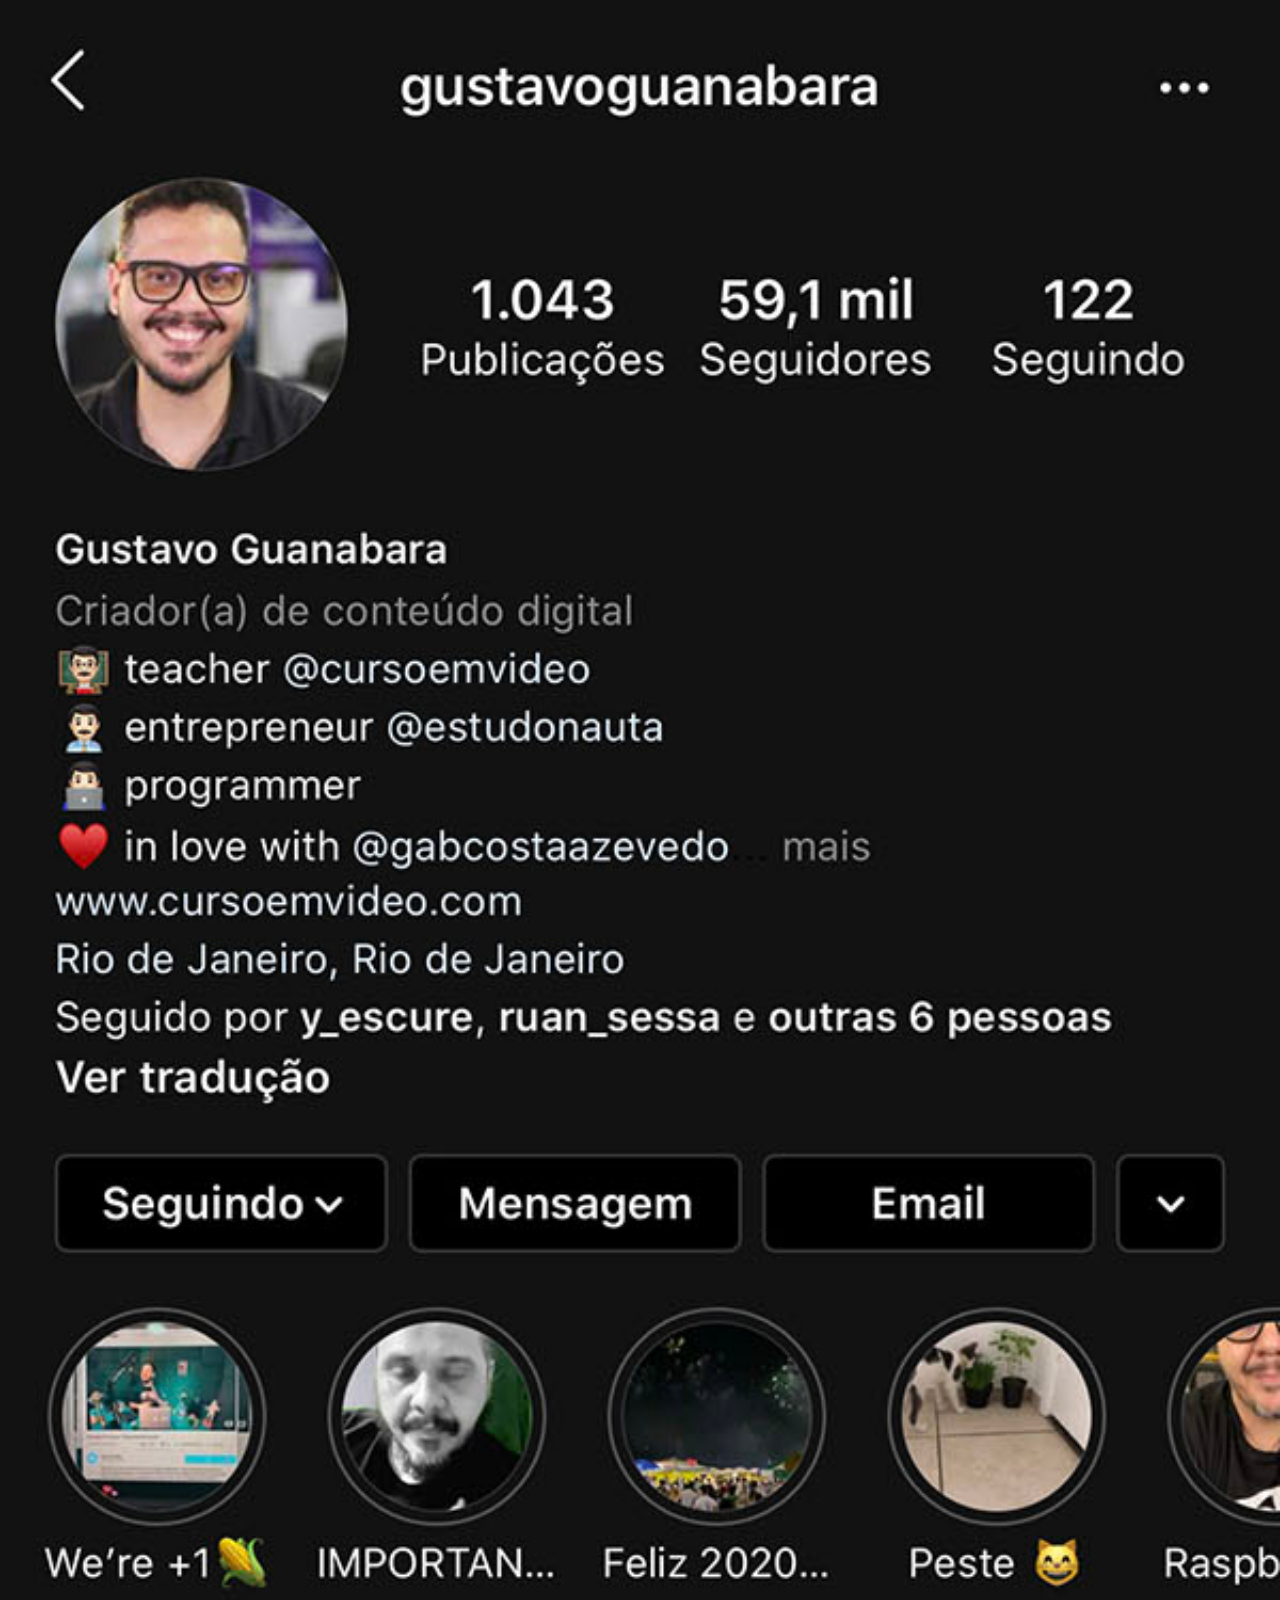
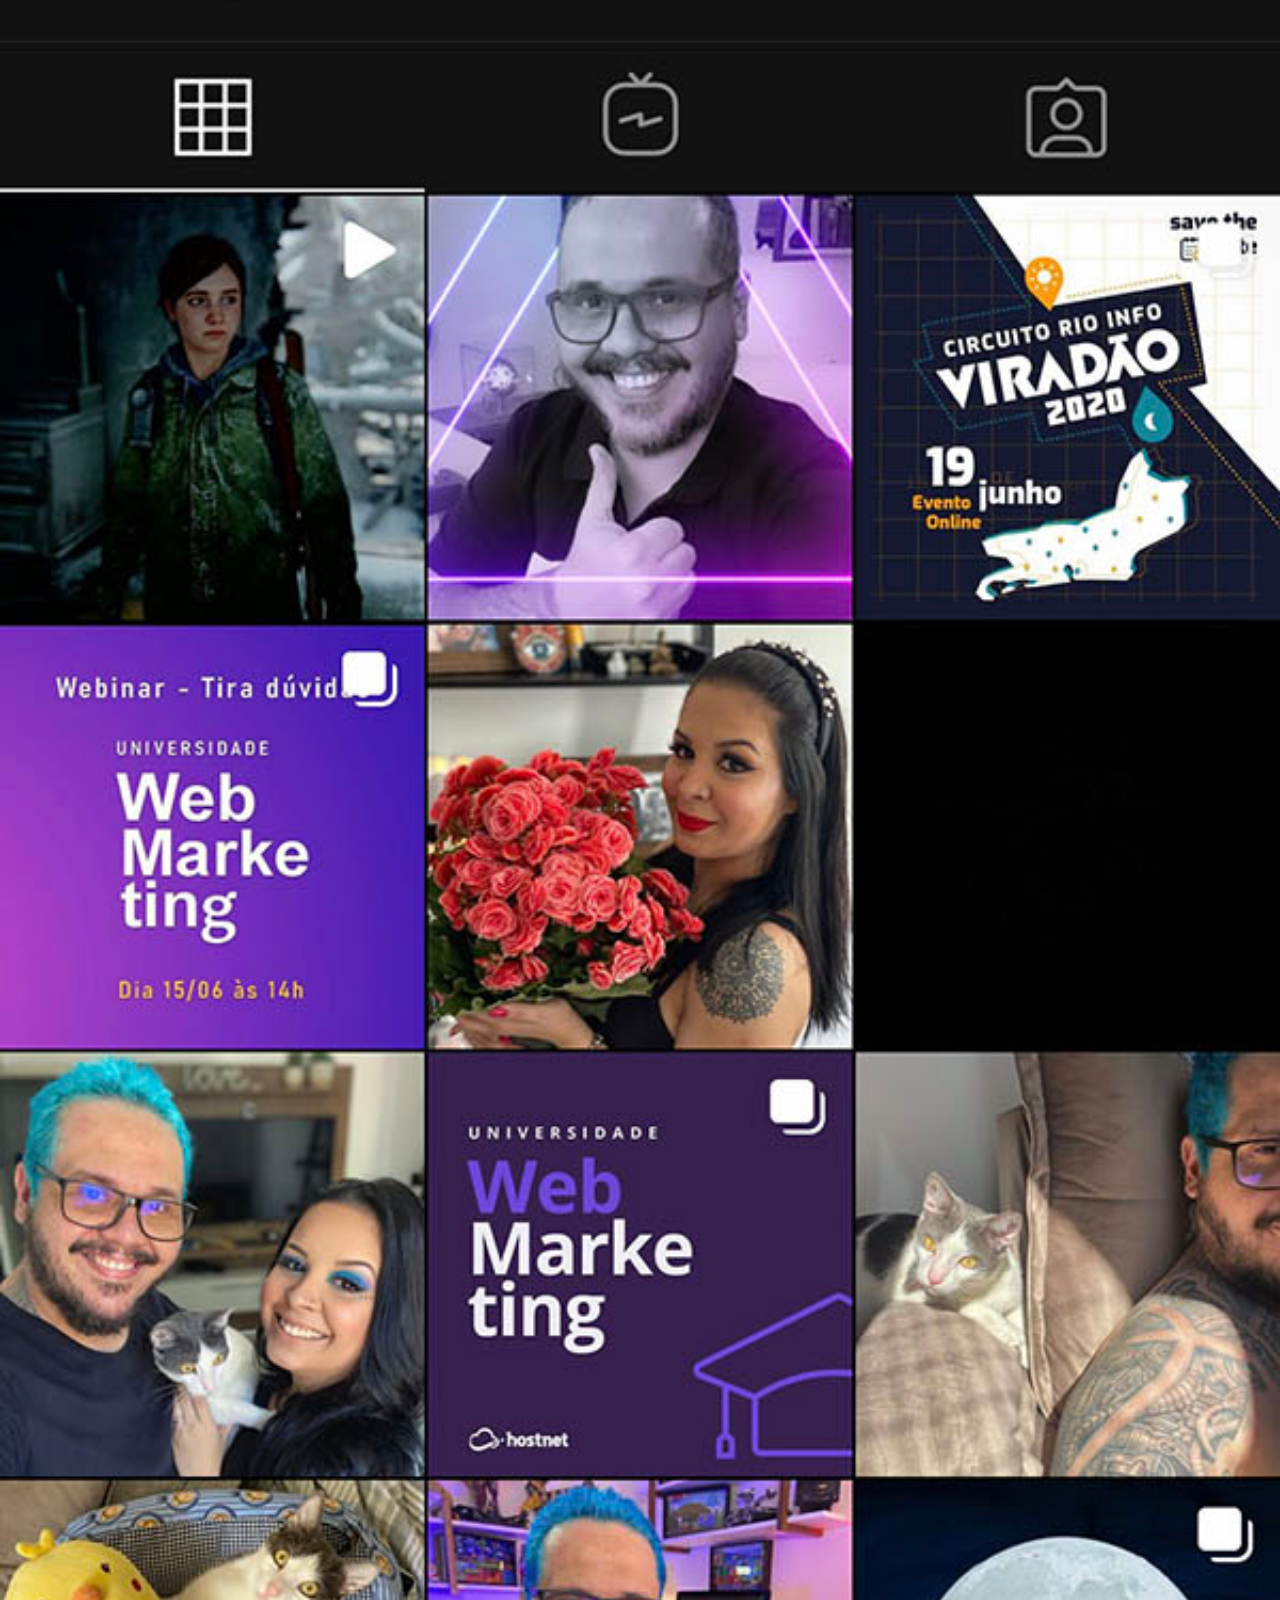
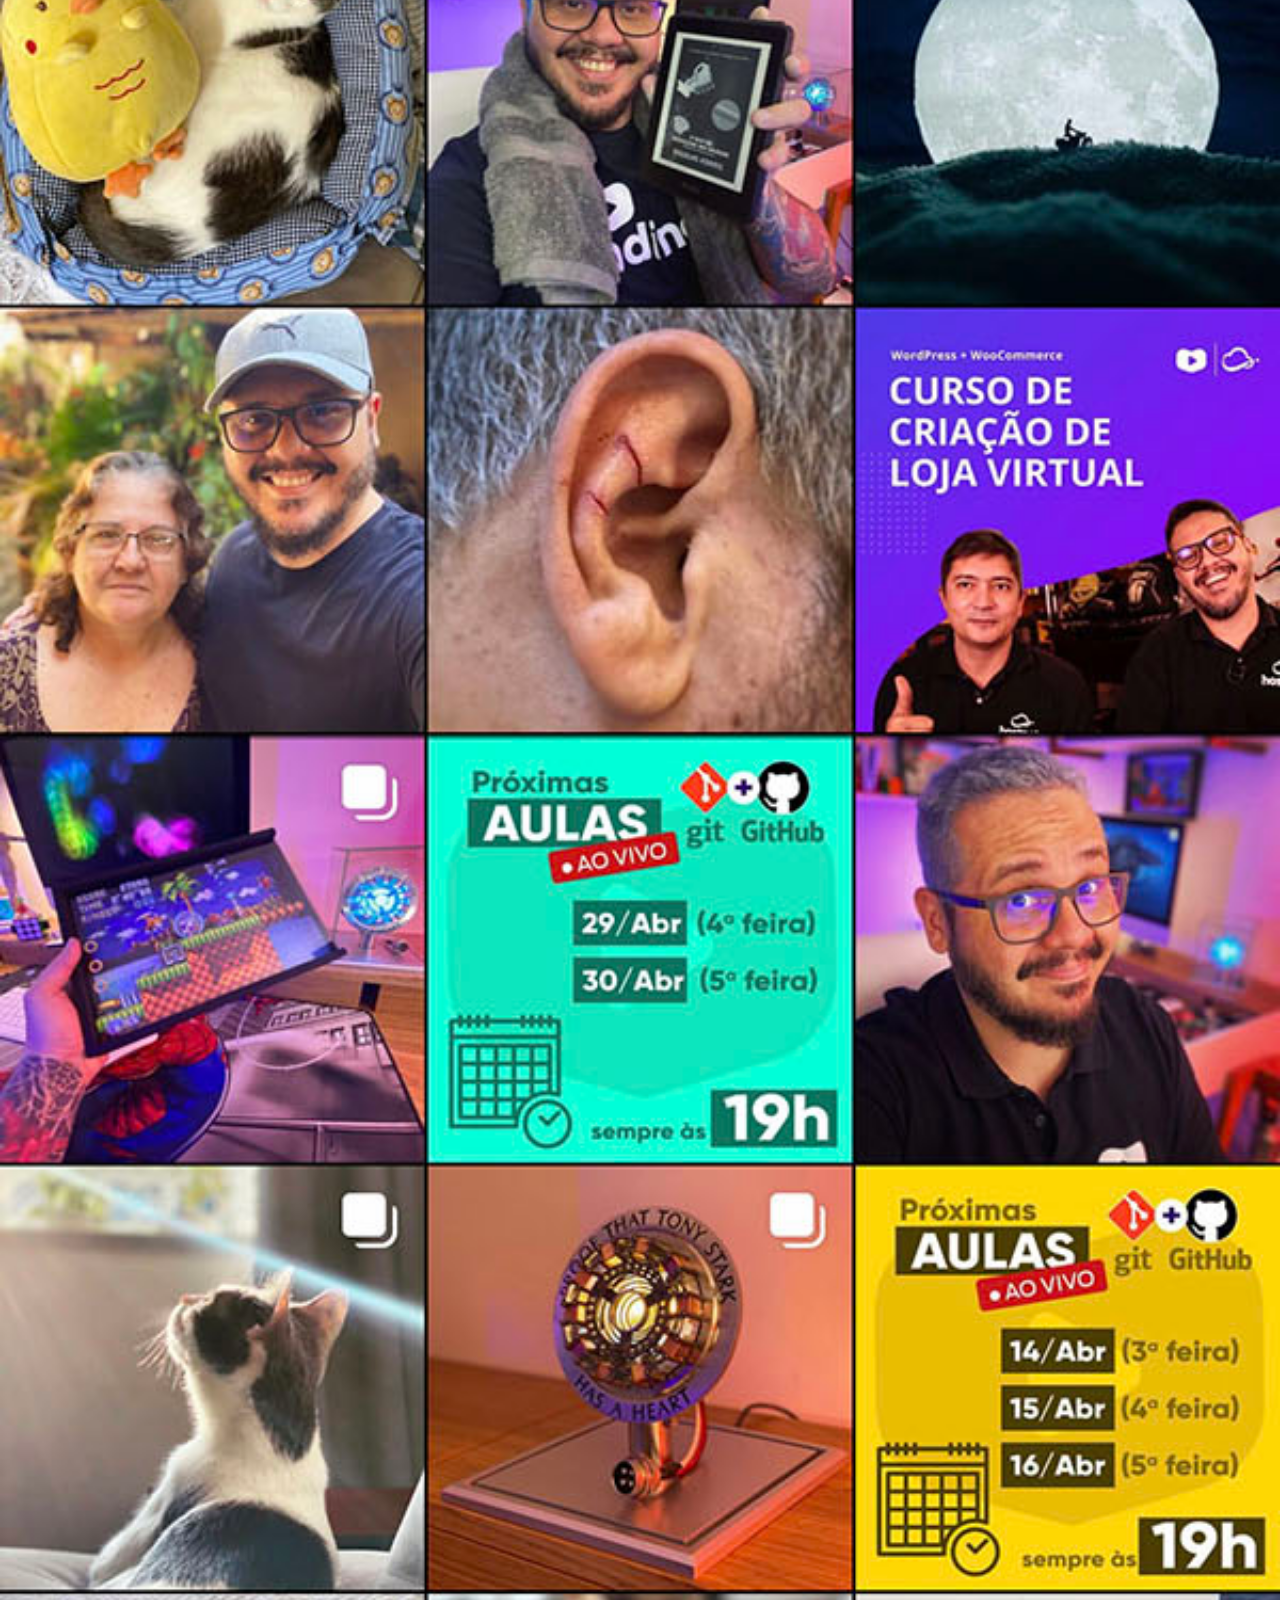
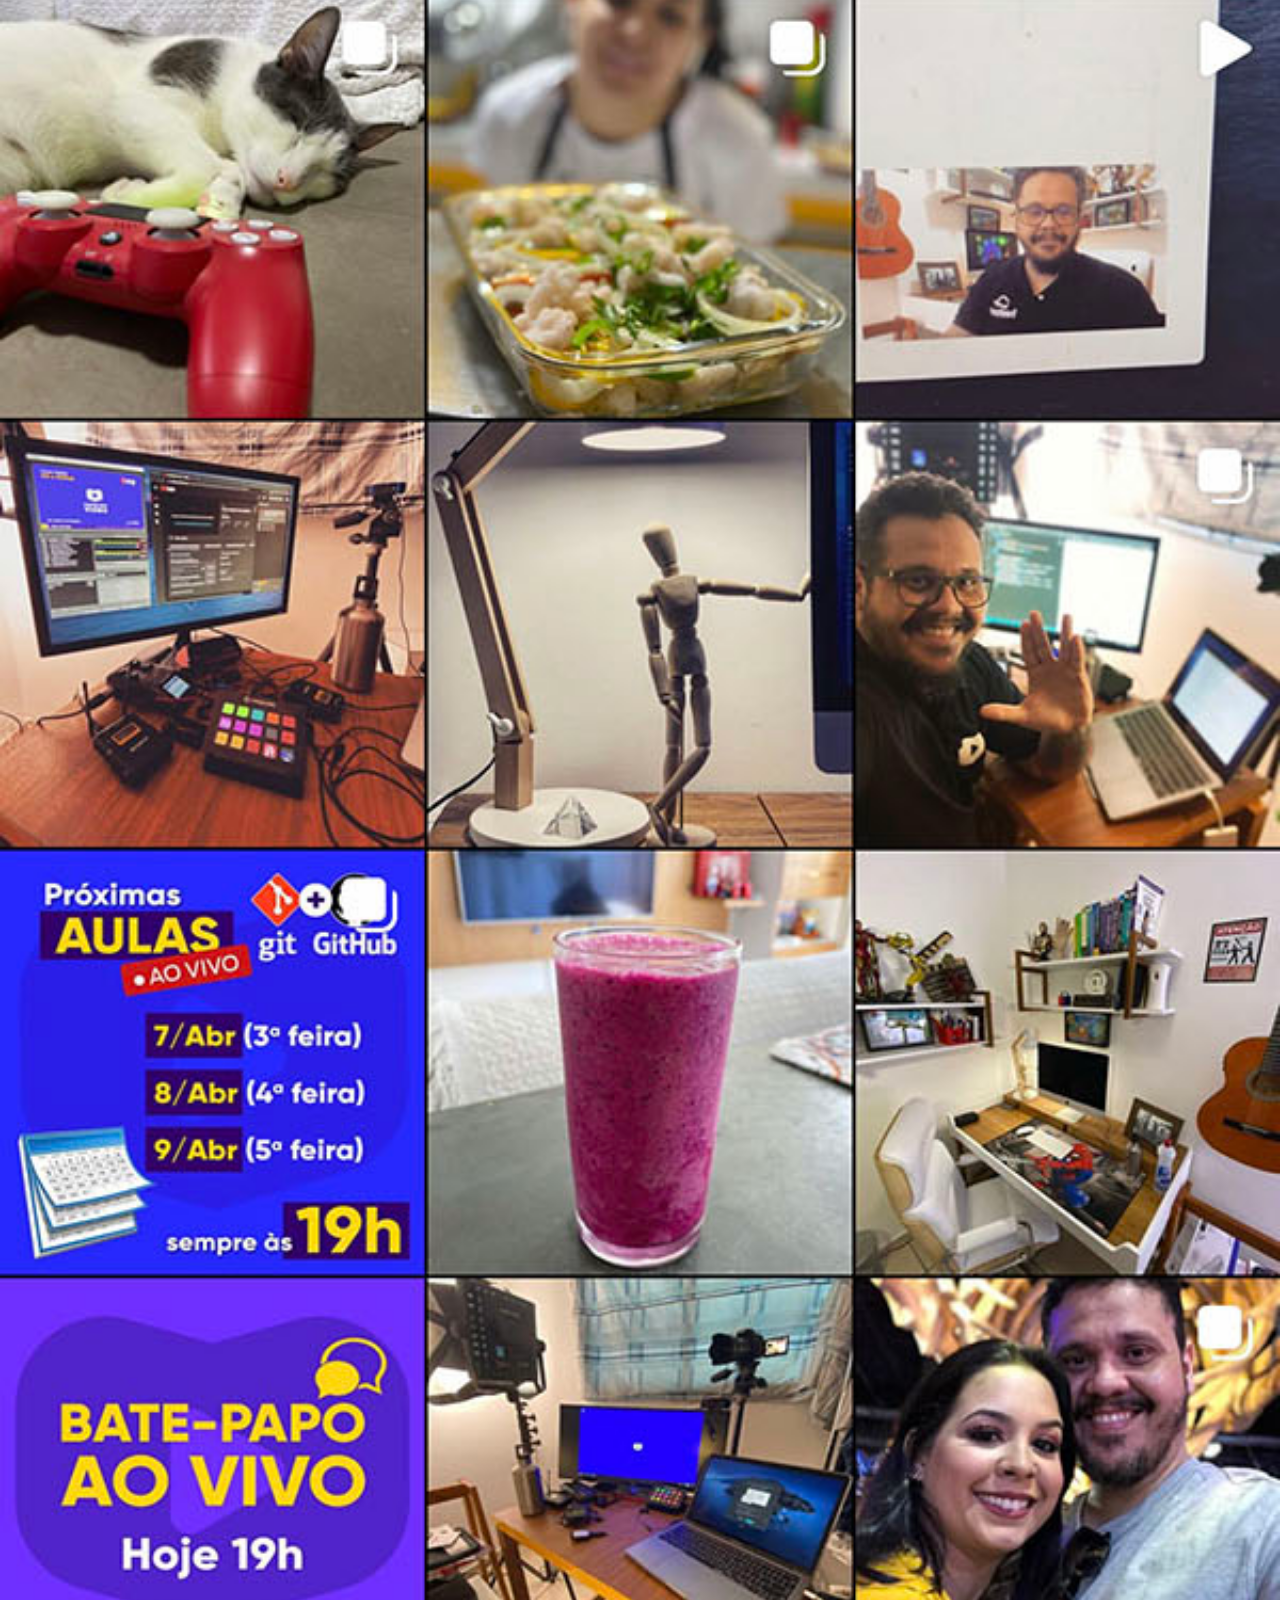
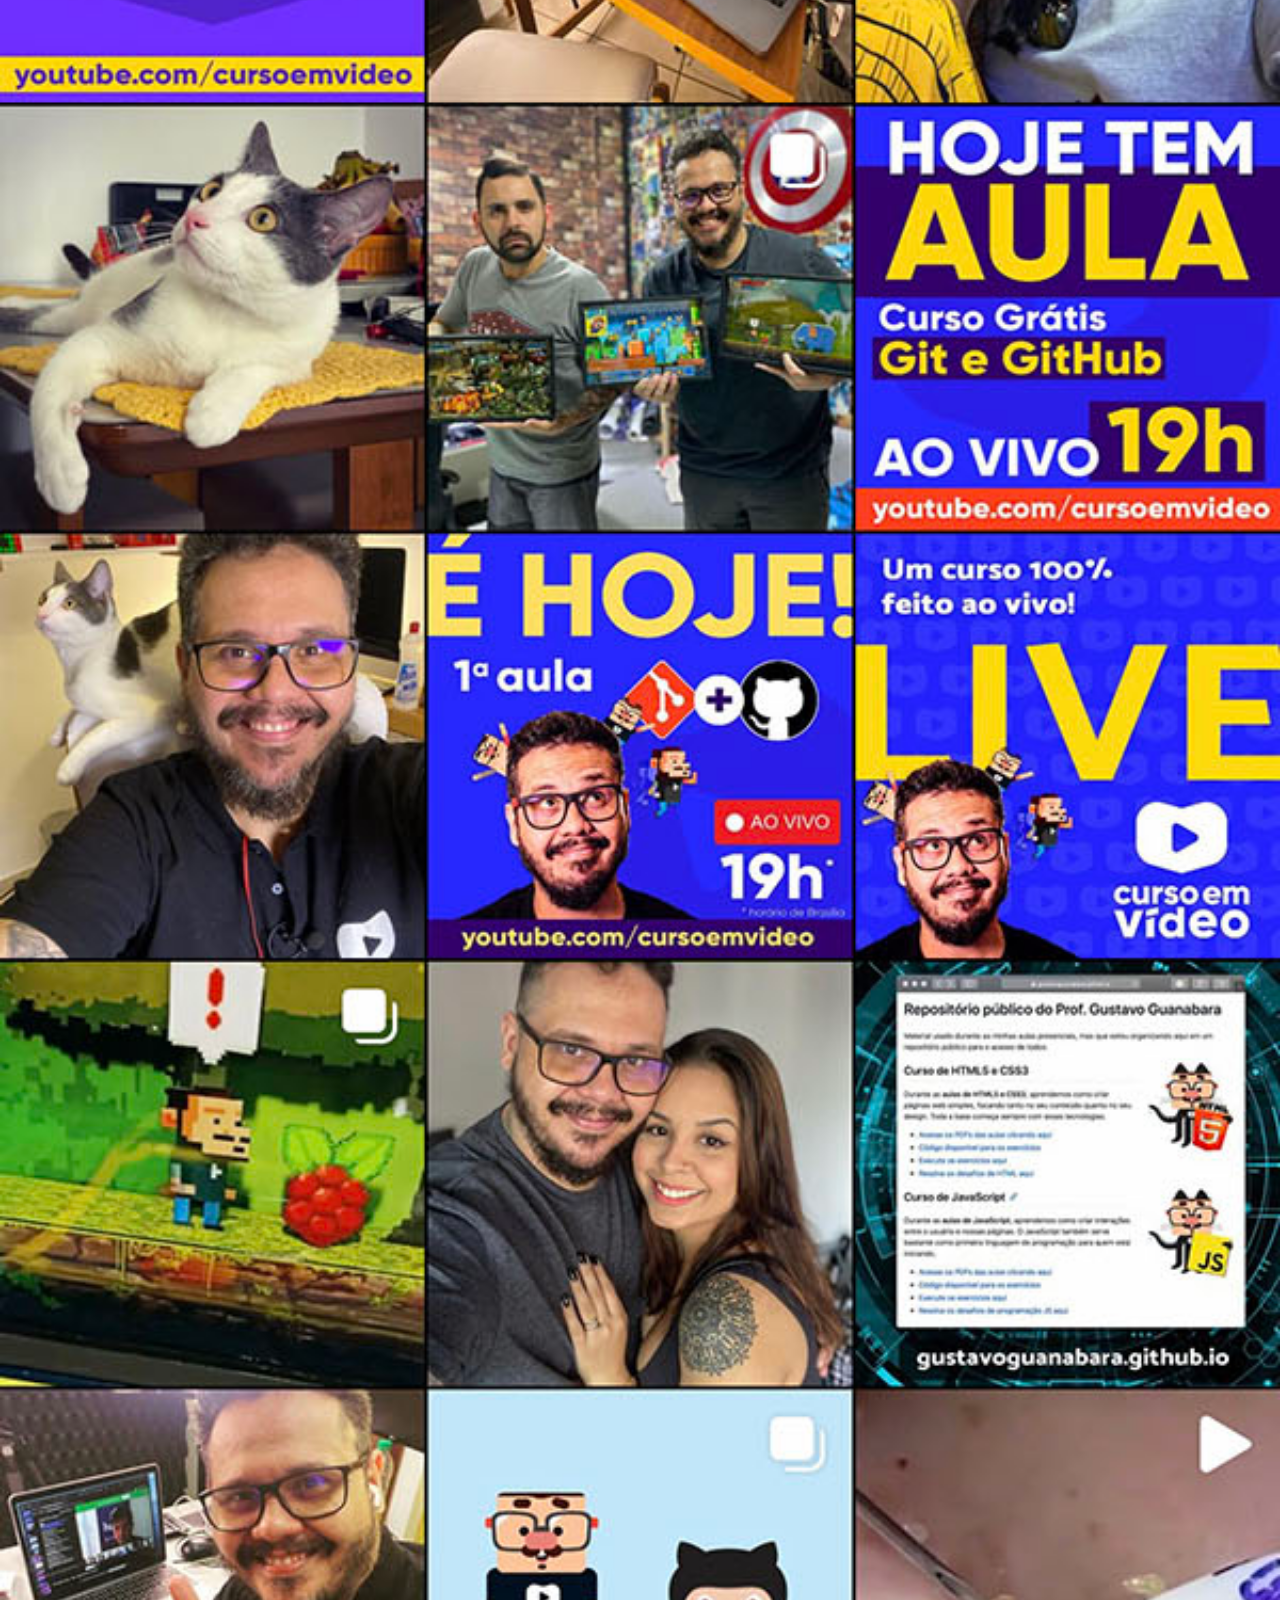
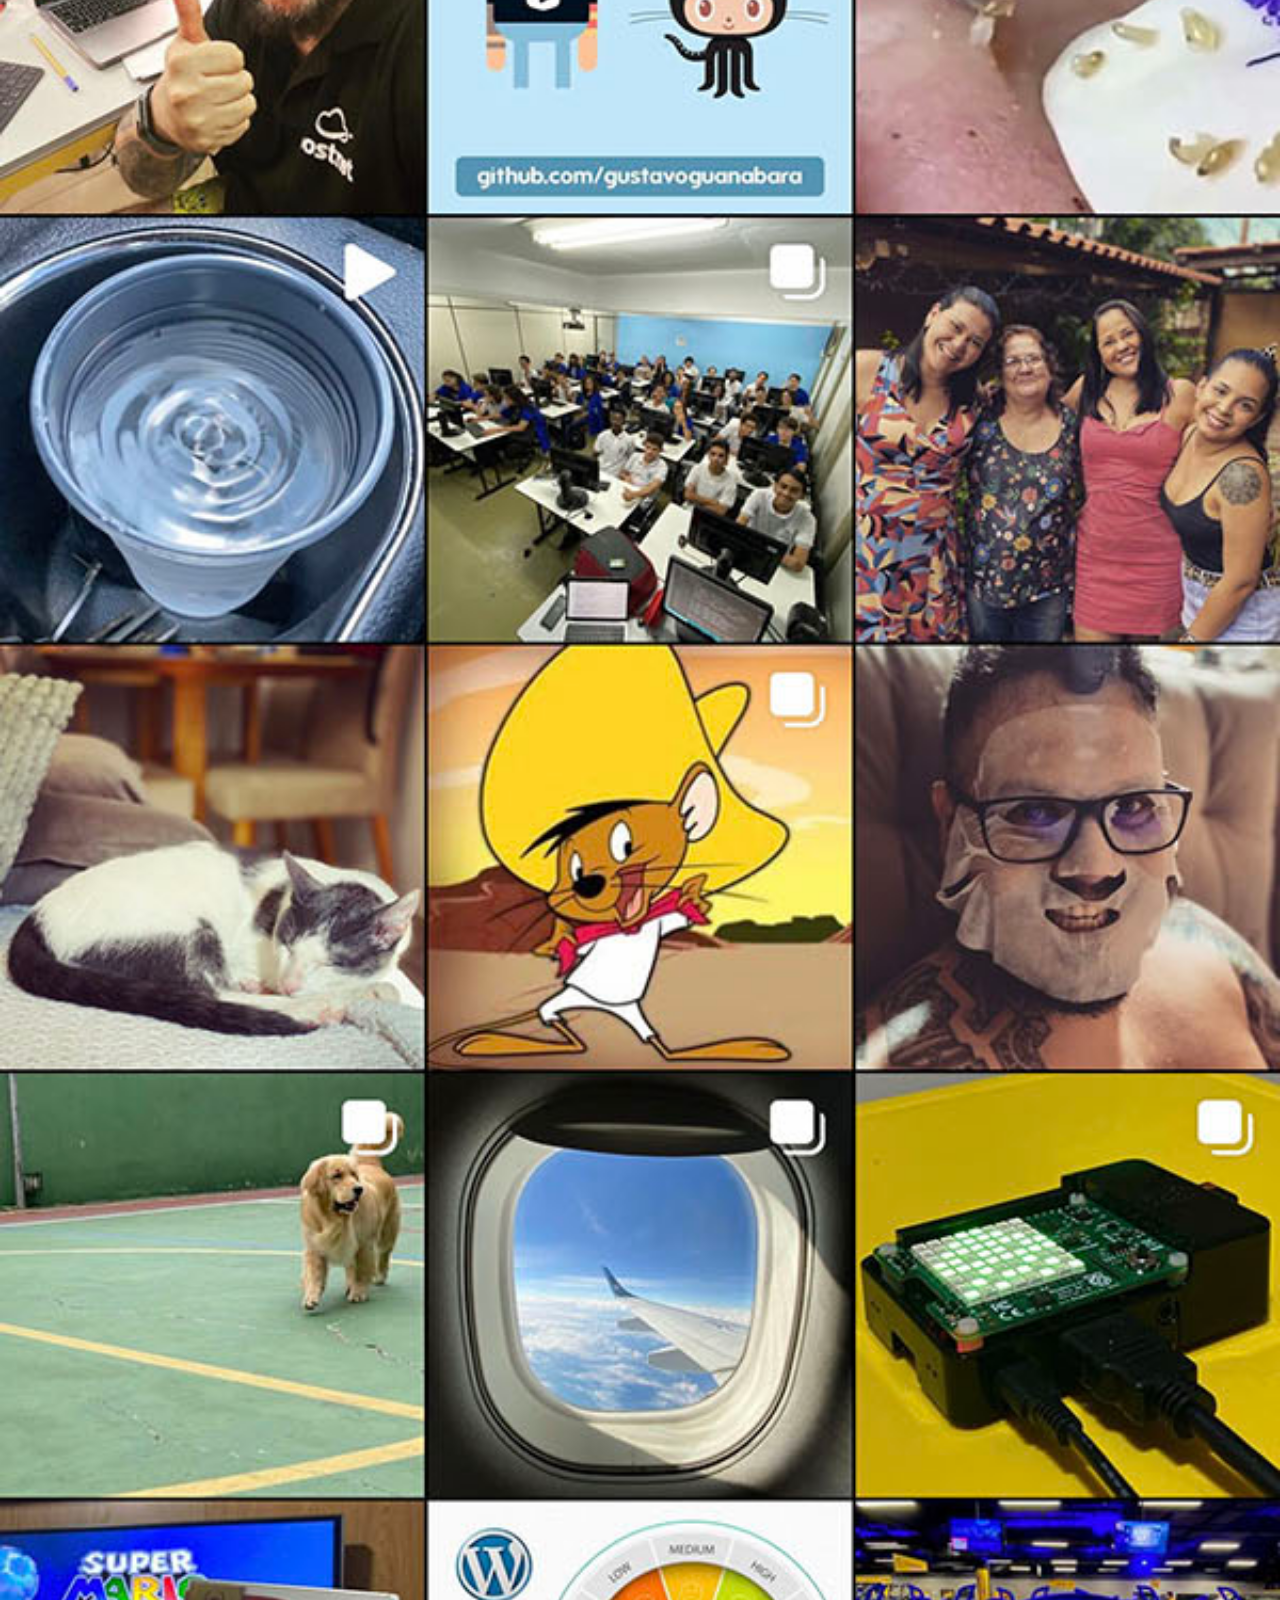
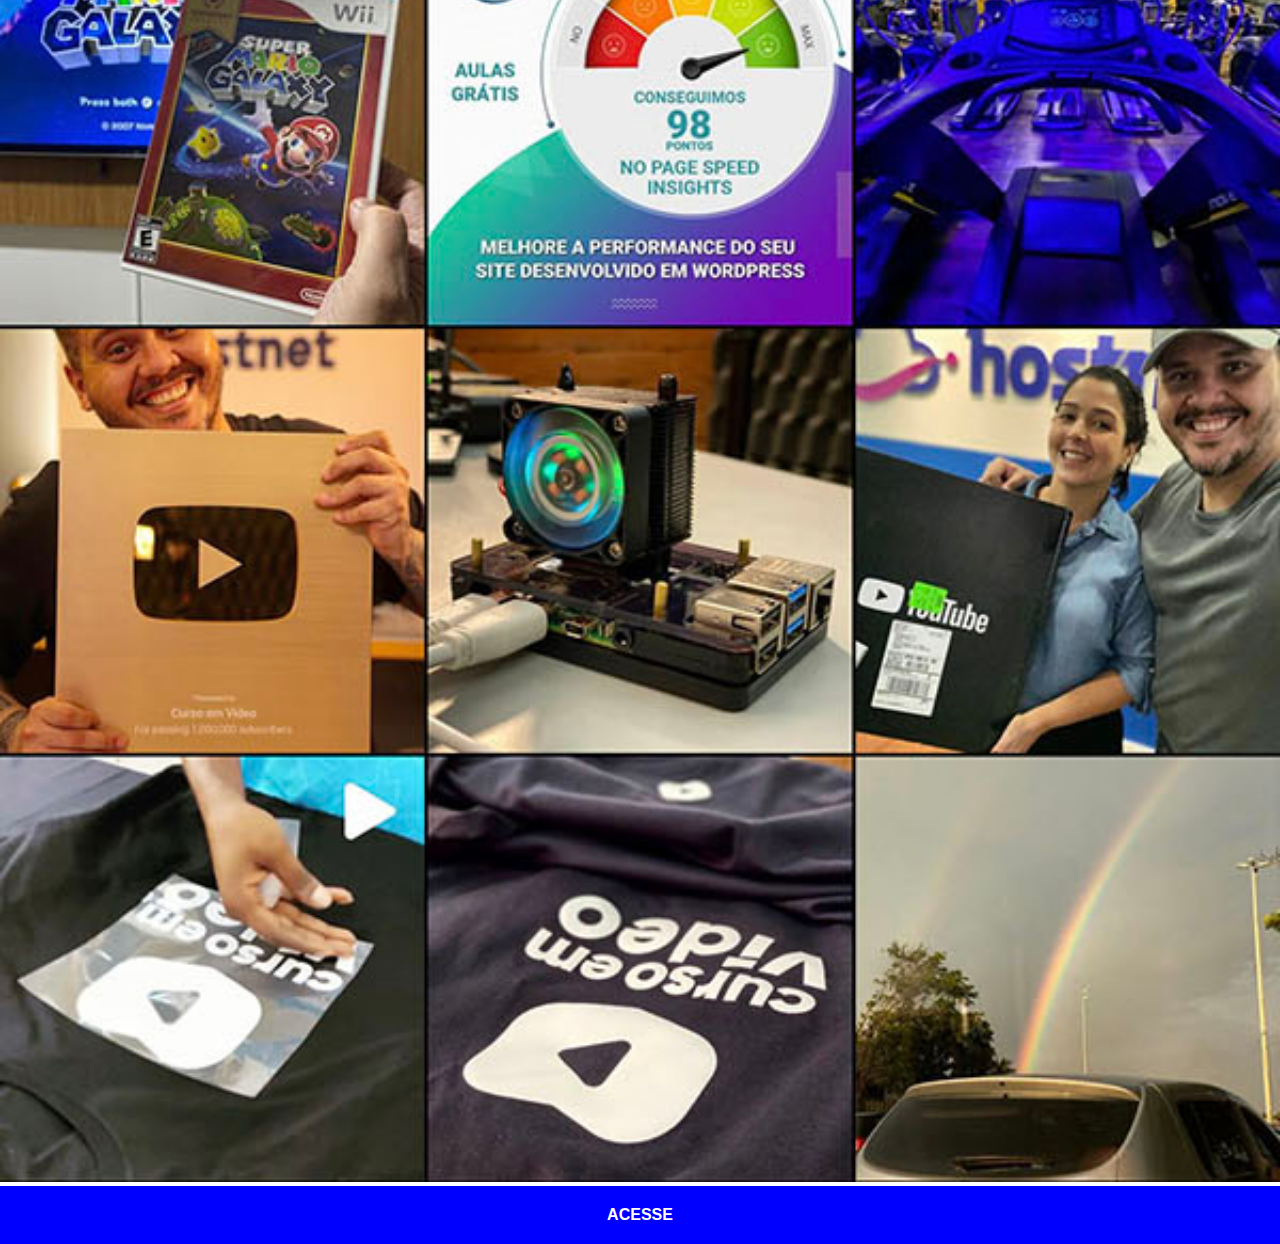
<file: instagram.html>
<!DOCTYPE html>
<html lang="pt-br">
<head>
    <meta charset="UTF-8">
    <meta name="viewport" content="width=device-width, initial-scale=1.0">
    <title>Instagram</title>
    <style>
        * {
            padding: 0px;
            margin: 0px;
            font-family: Arial, Helvetica, sans-serif;
        }

        ::-webkit-scrollbar {
            width: 0px;
            height: 0px;
        }

        img {
            width: 100vw;
        }

        a {
            background-color: blue;
            display: block;
            padding: 20px;
            font-weight: bolder;
            text-decoration: none;
            color: white;
            text-align: center;
            transition-duration: 0.3s;
        }
        
        a:hover {
            text-decoration: underline;
            background-color: darkblue;
        }
    </style>
</head>
<body>
    <img src="imagens/tela-instagram.jpg" alt="Instagram">
    <a href="https://www.instagram.com/gustavoguanabara/" target="_blanck
    ">ACESSE</a>
</body>
</html>
</file>
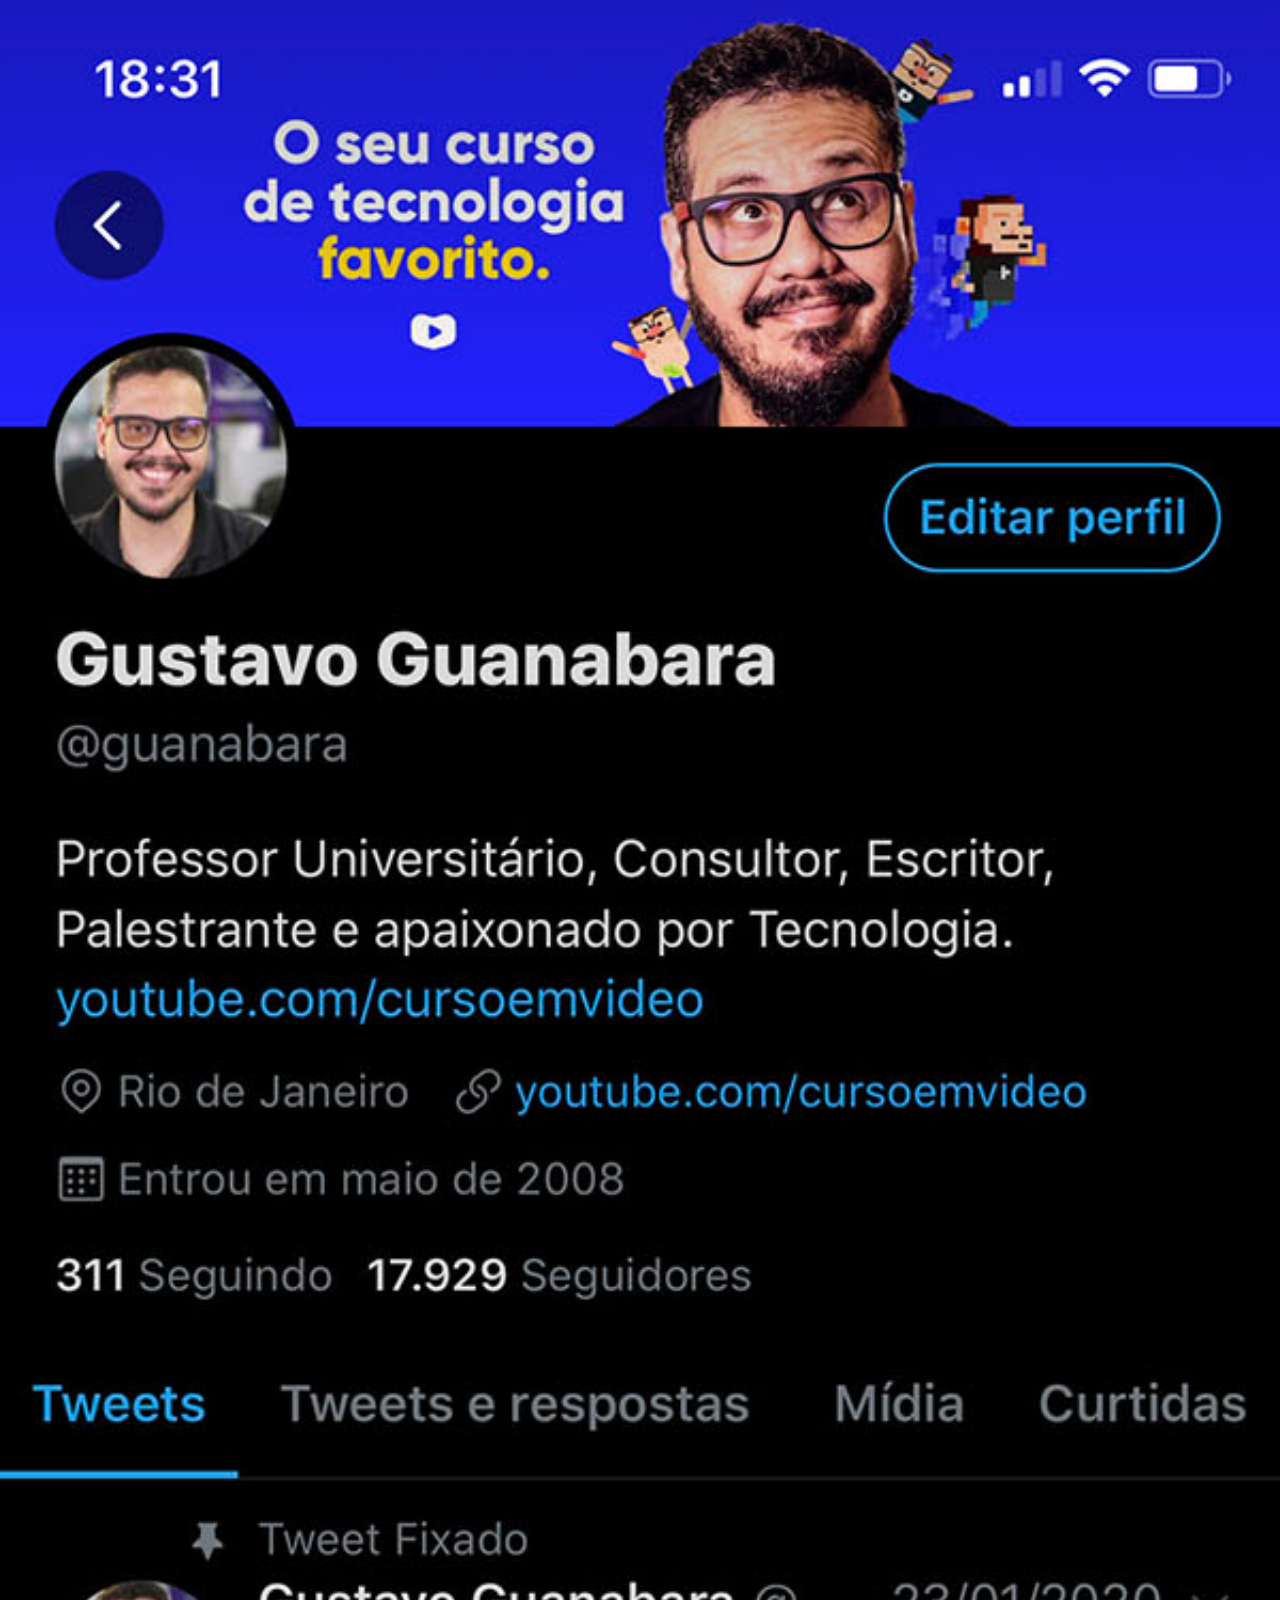
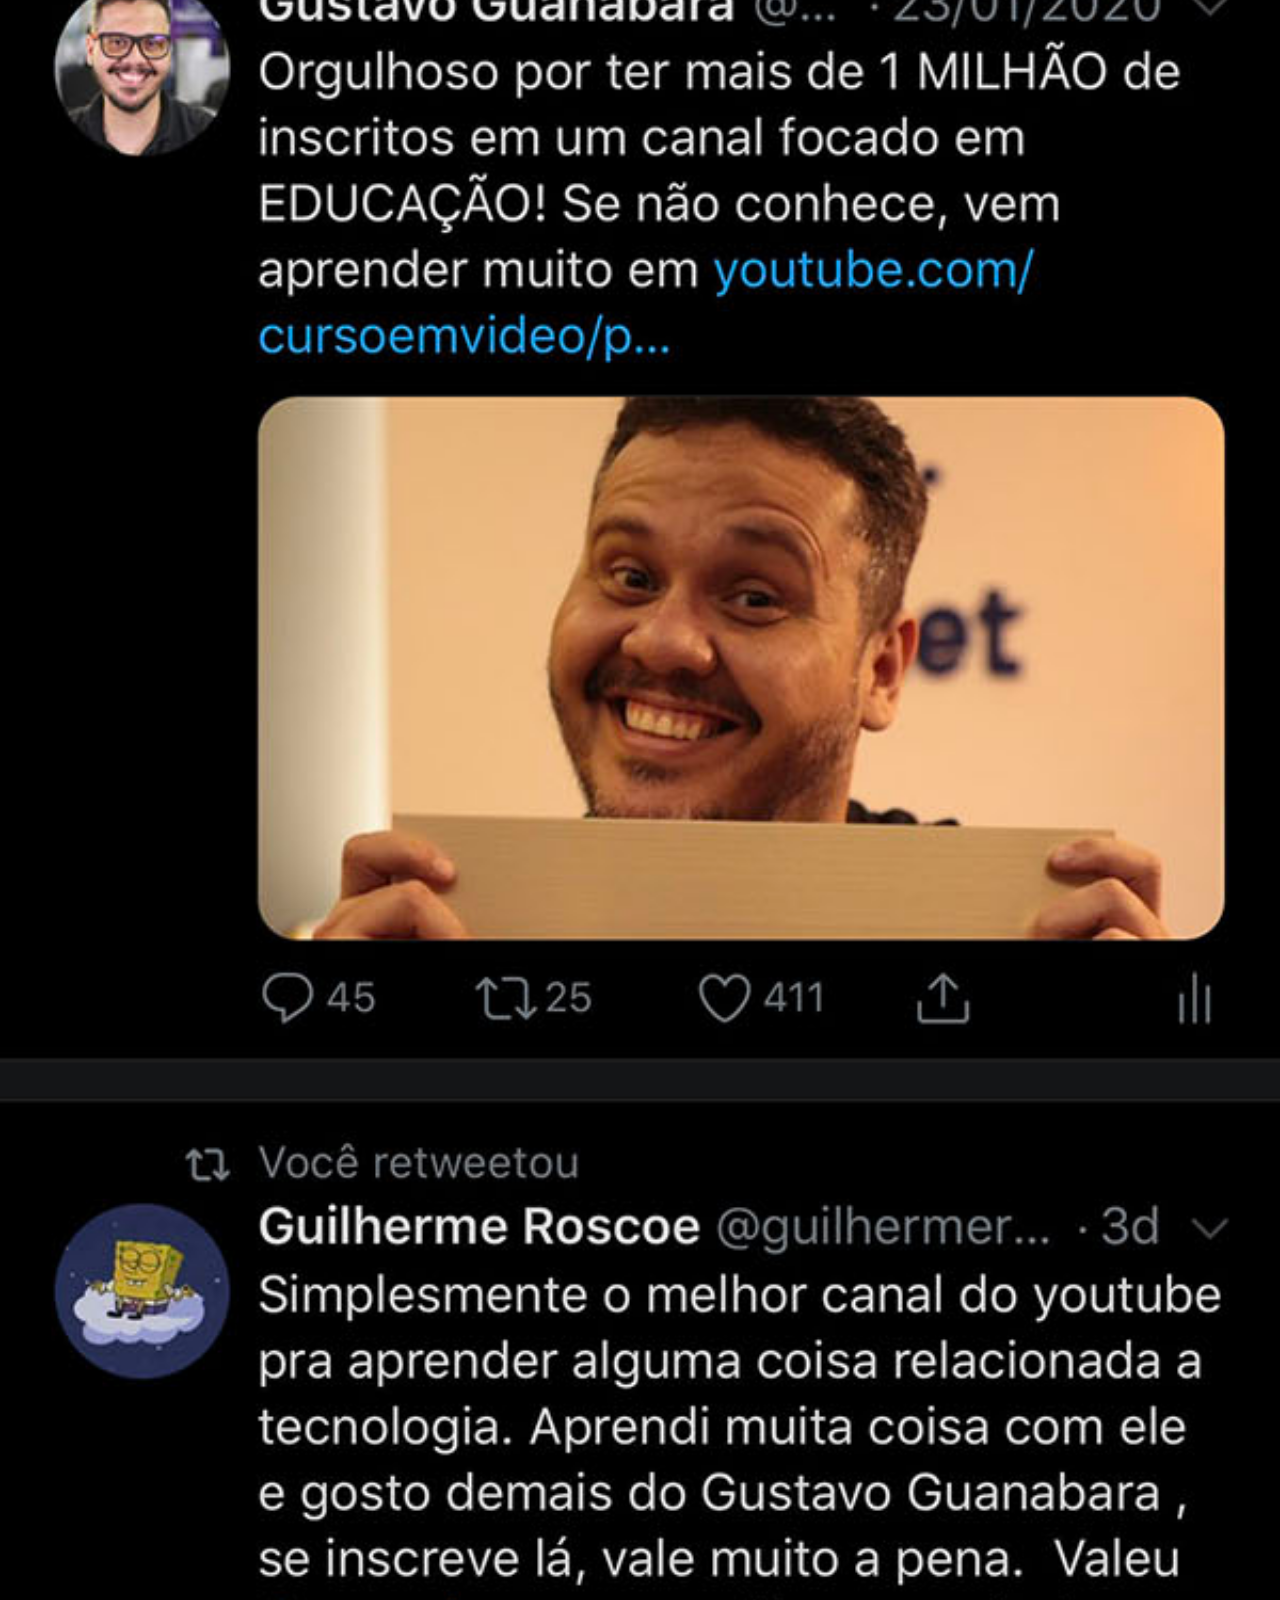
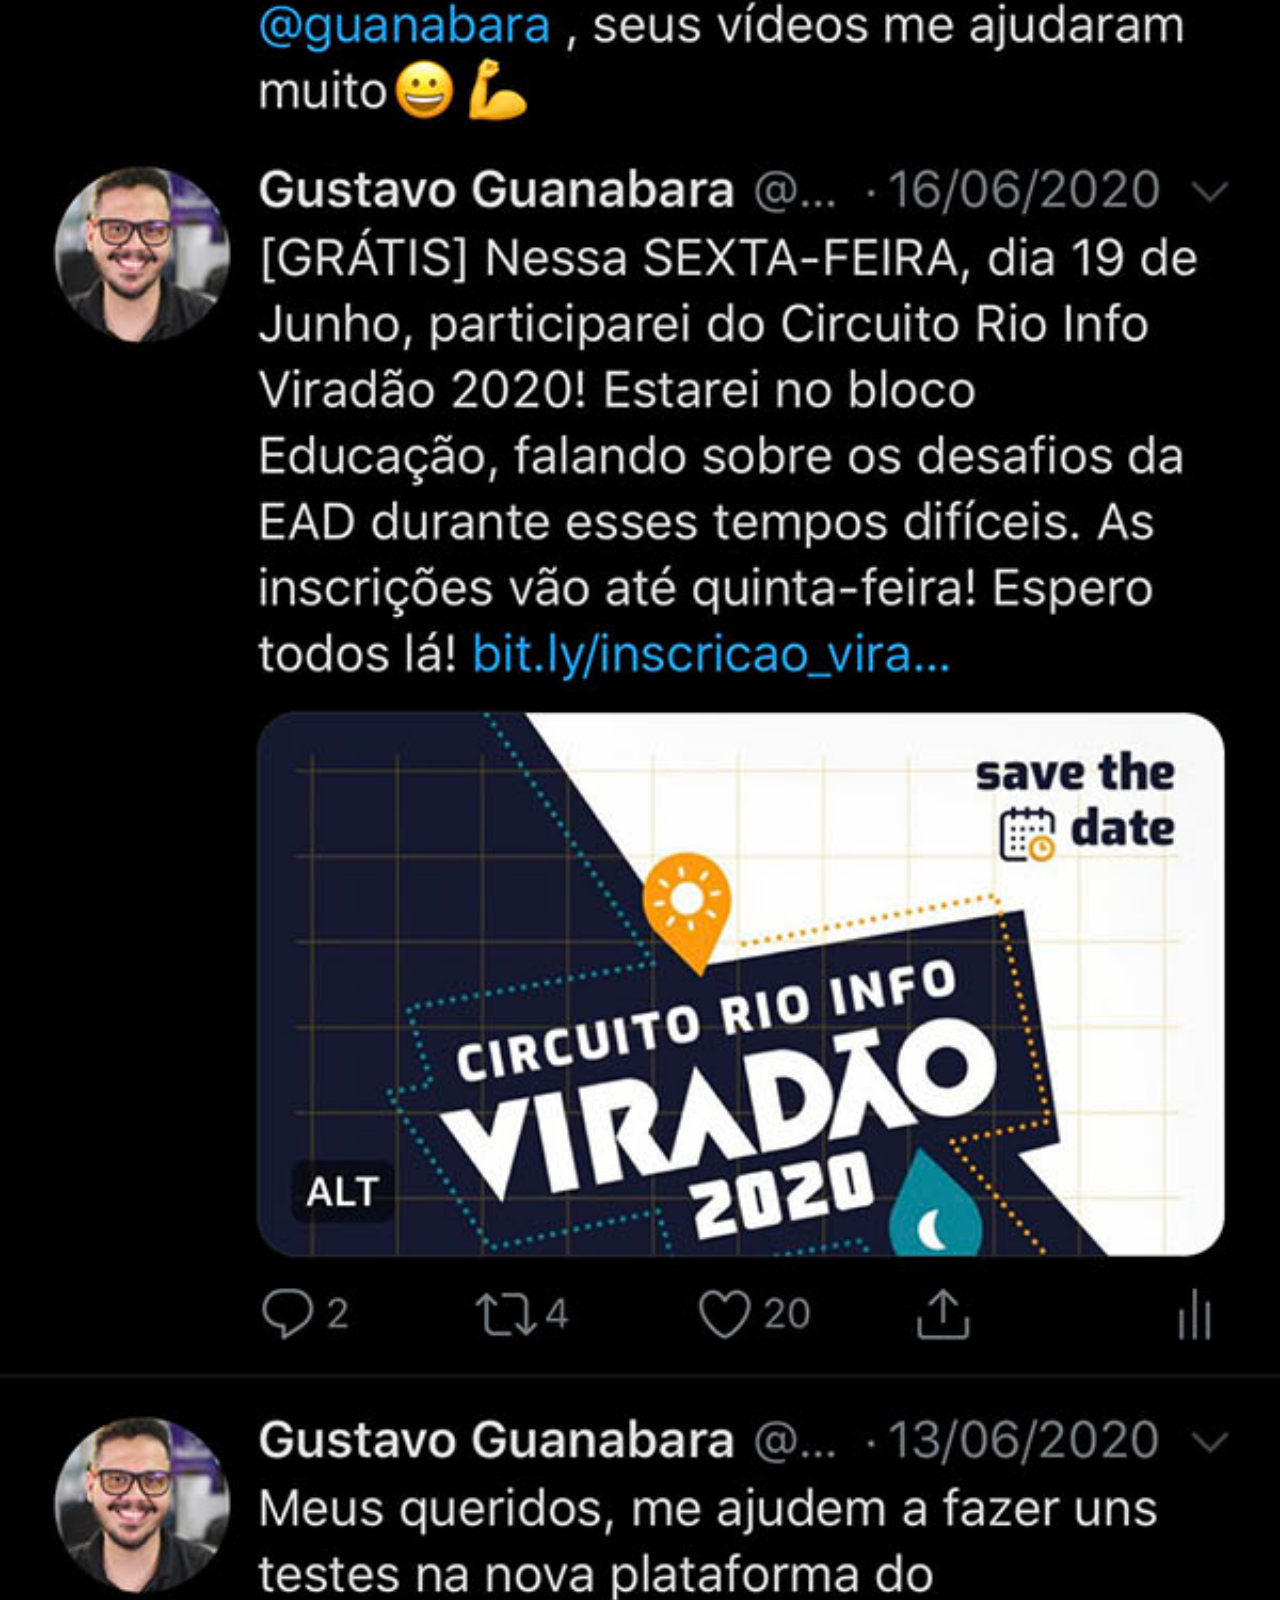
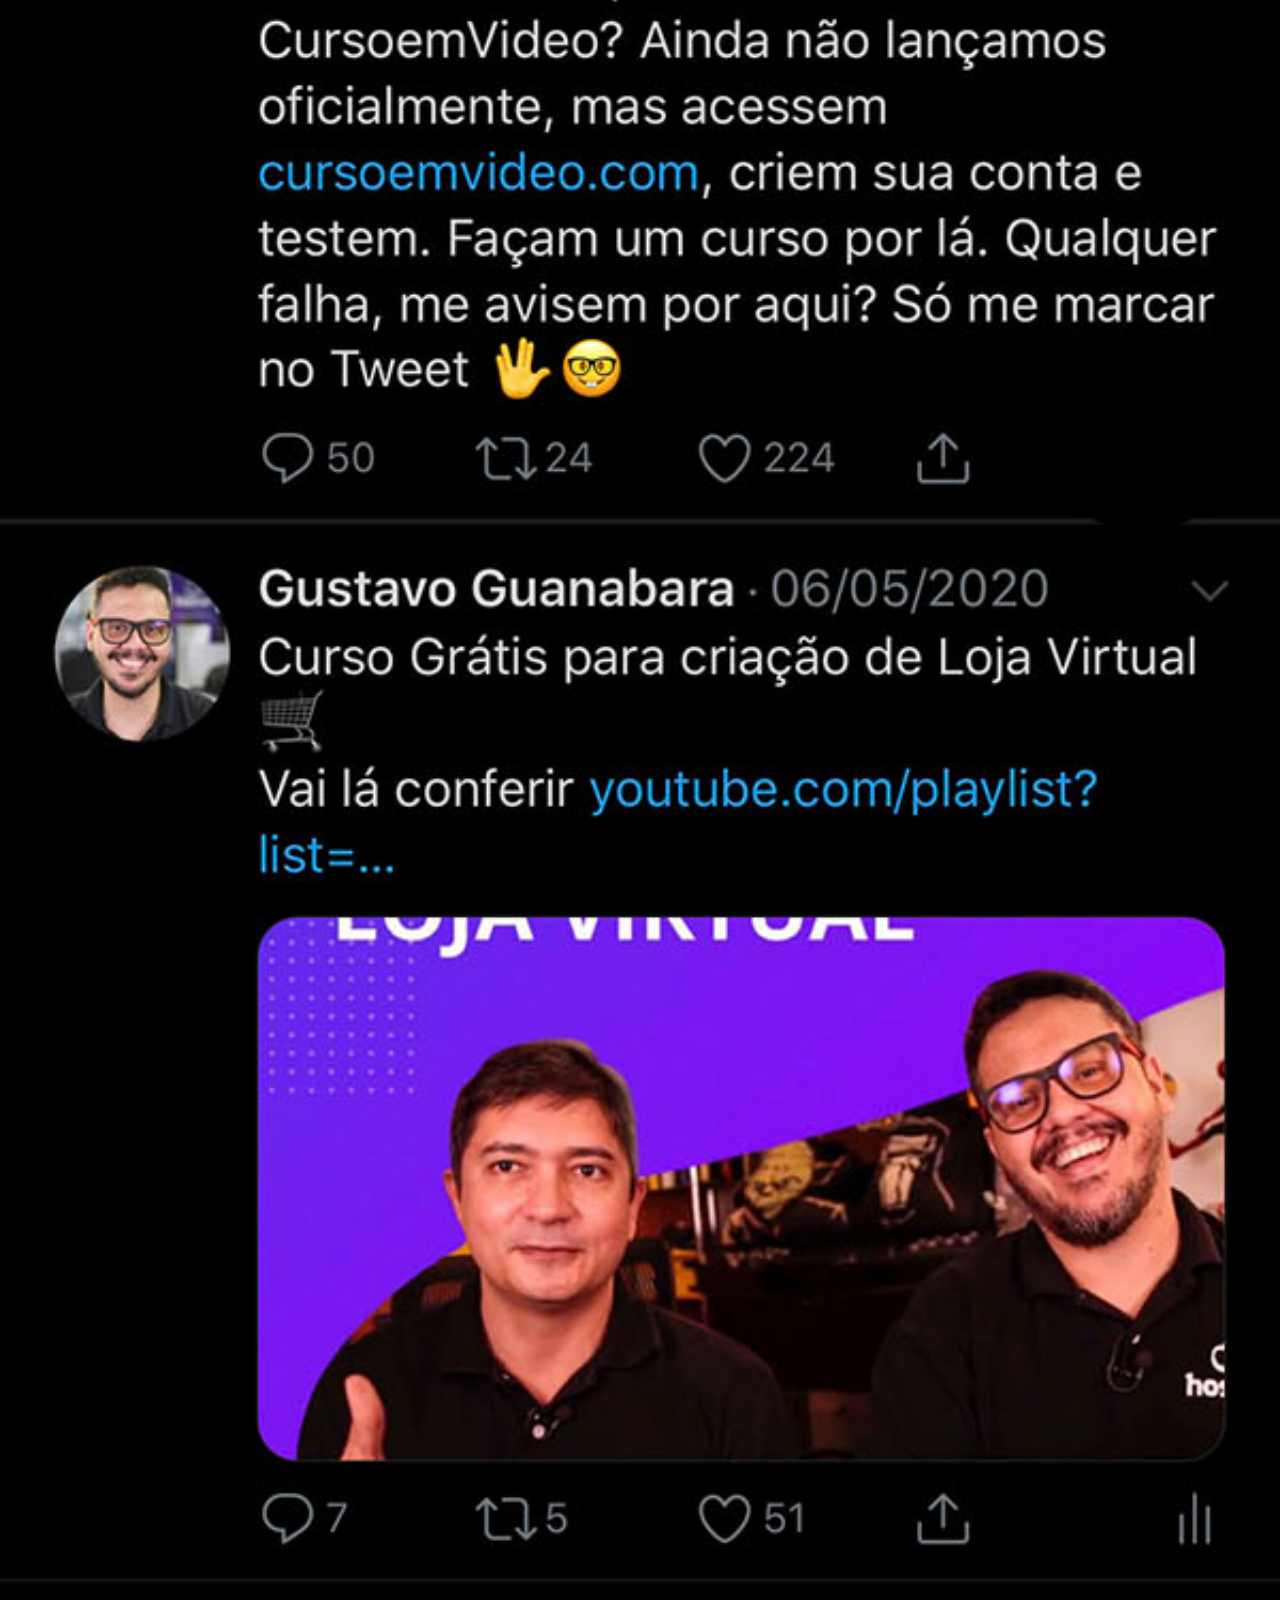
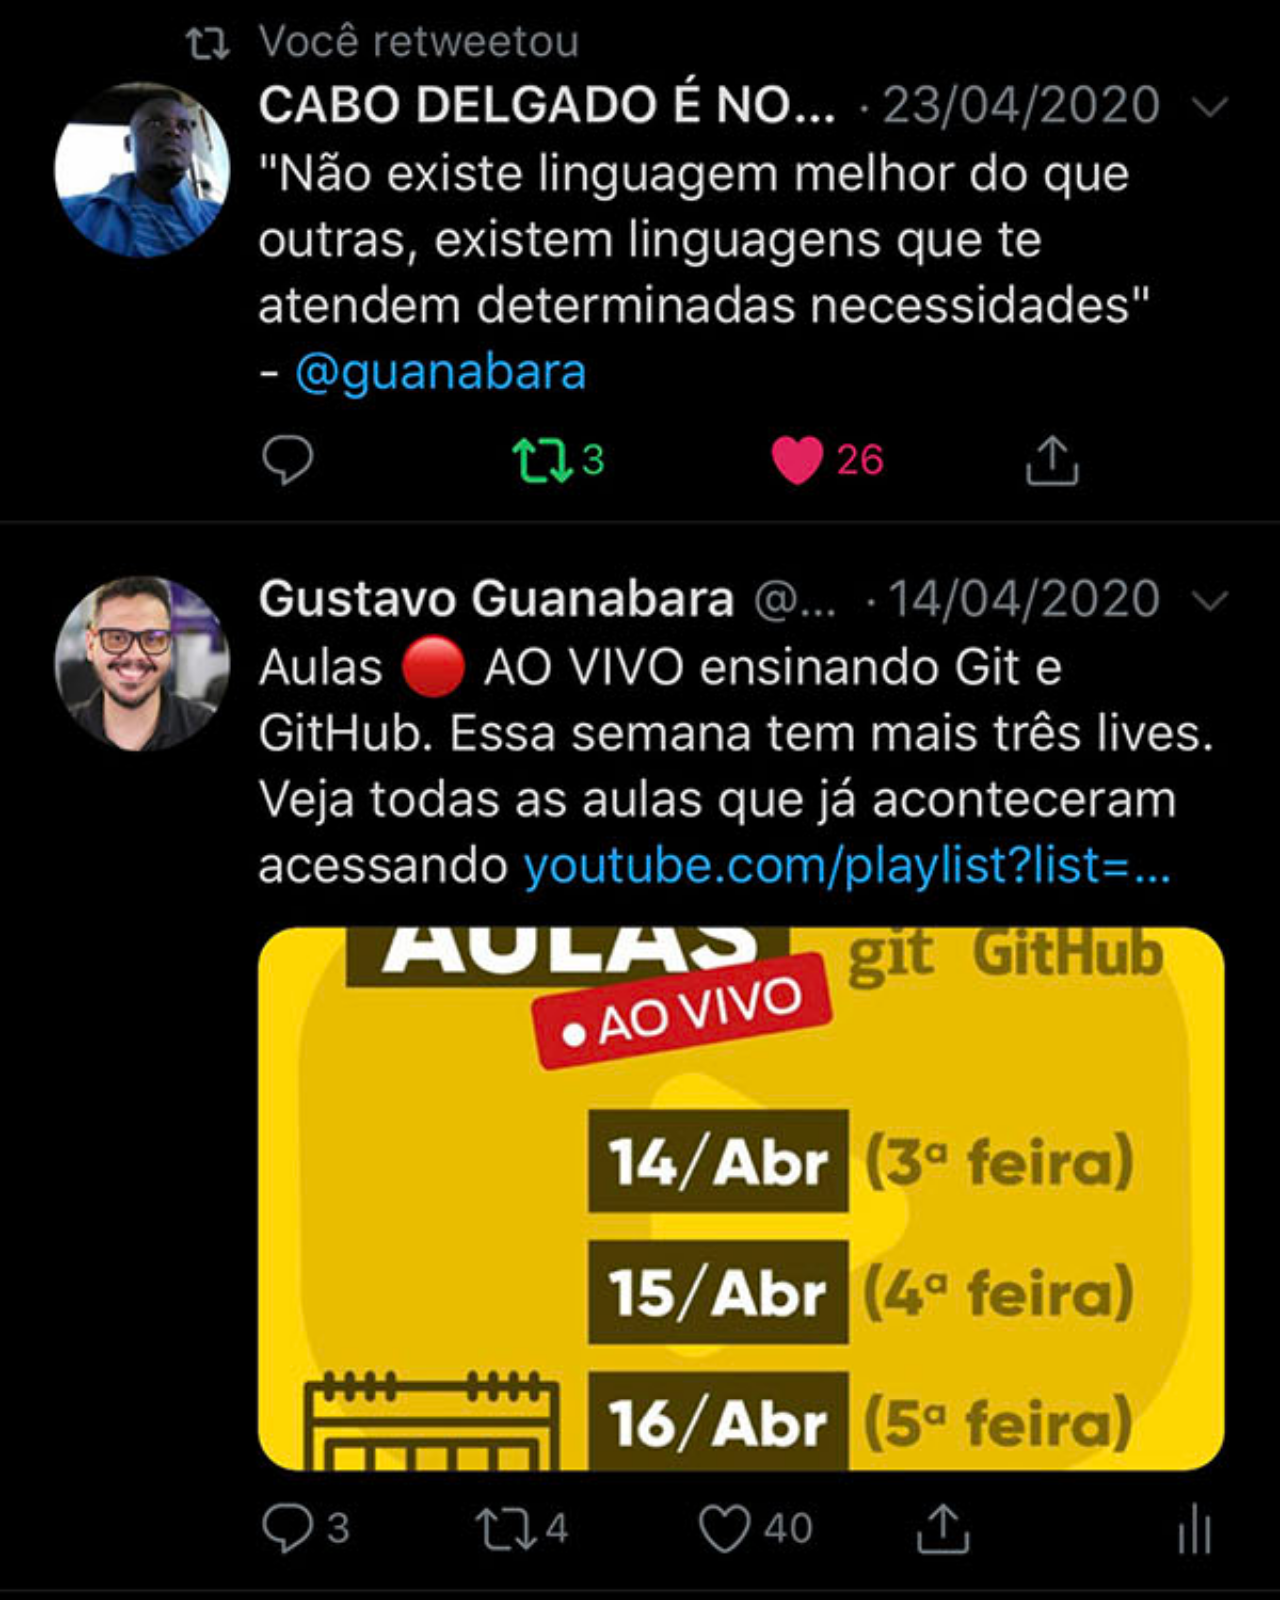
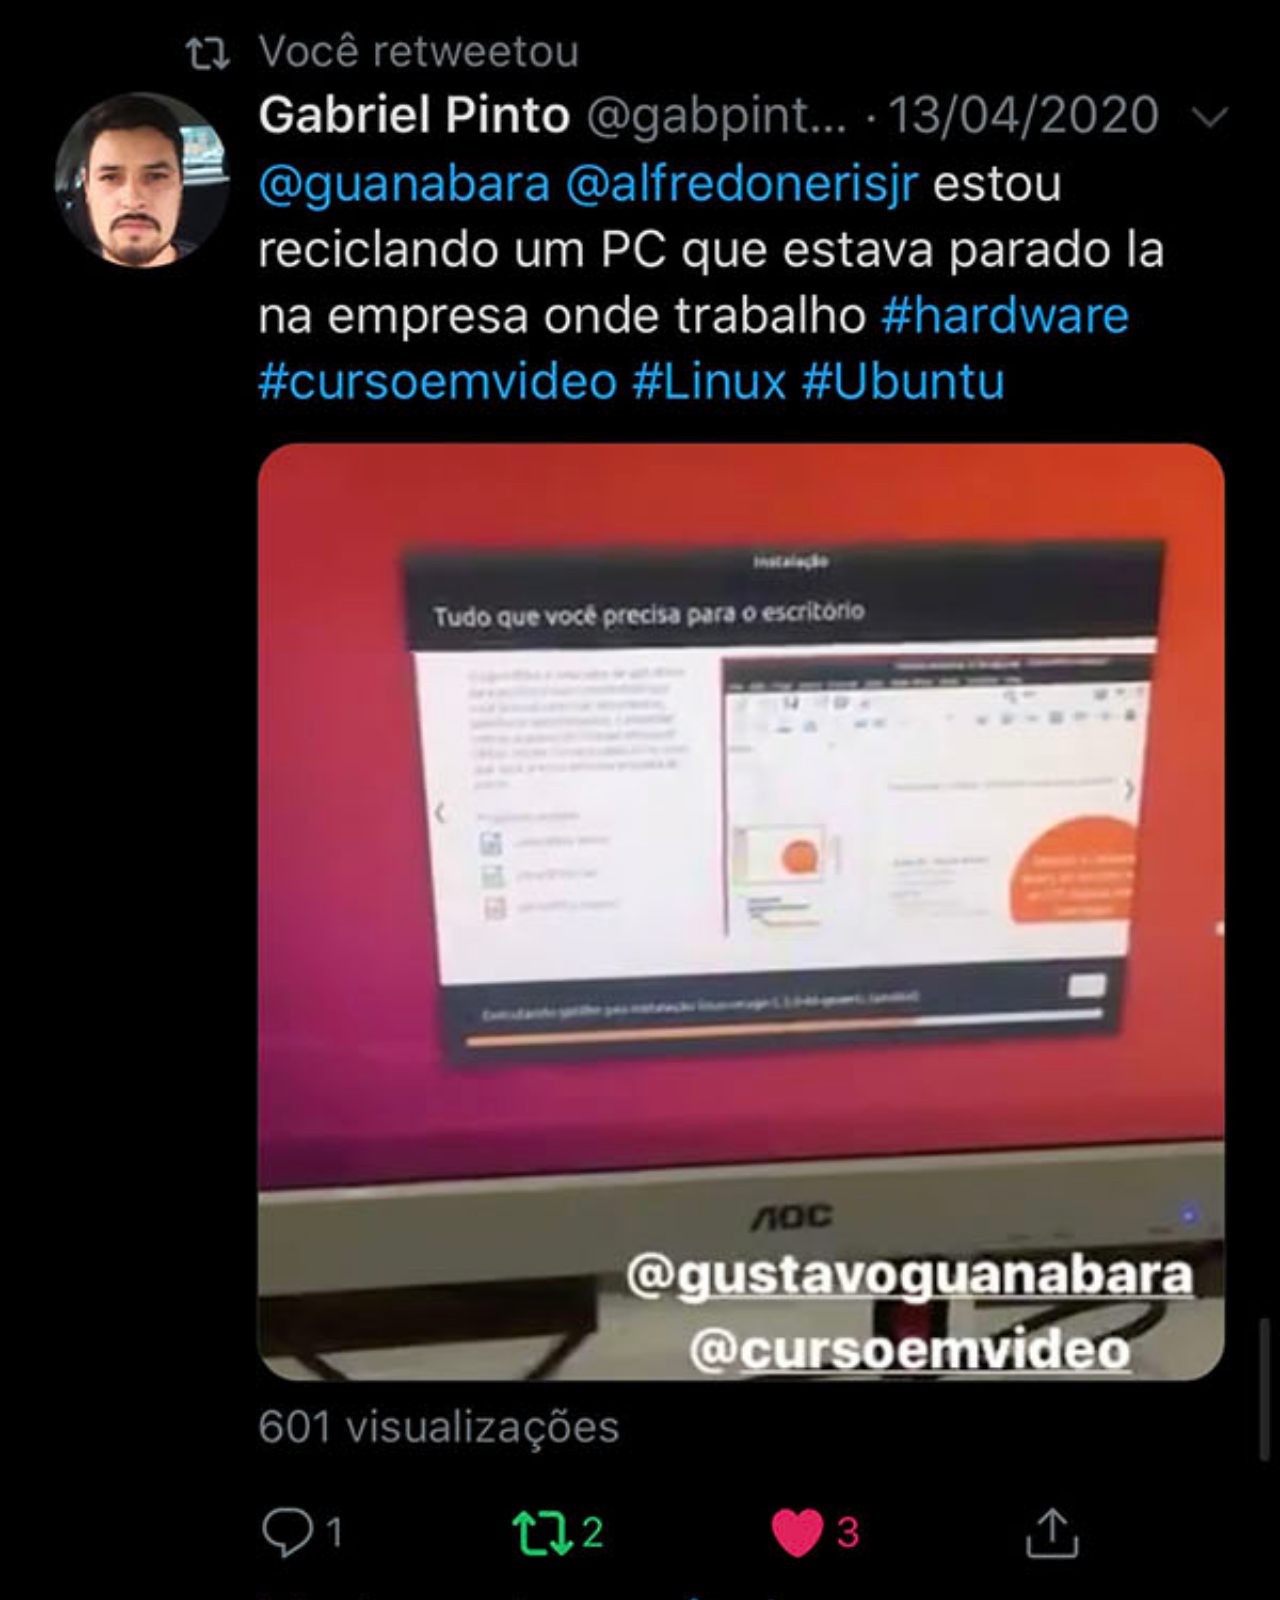
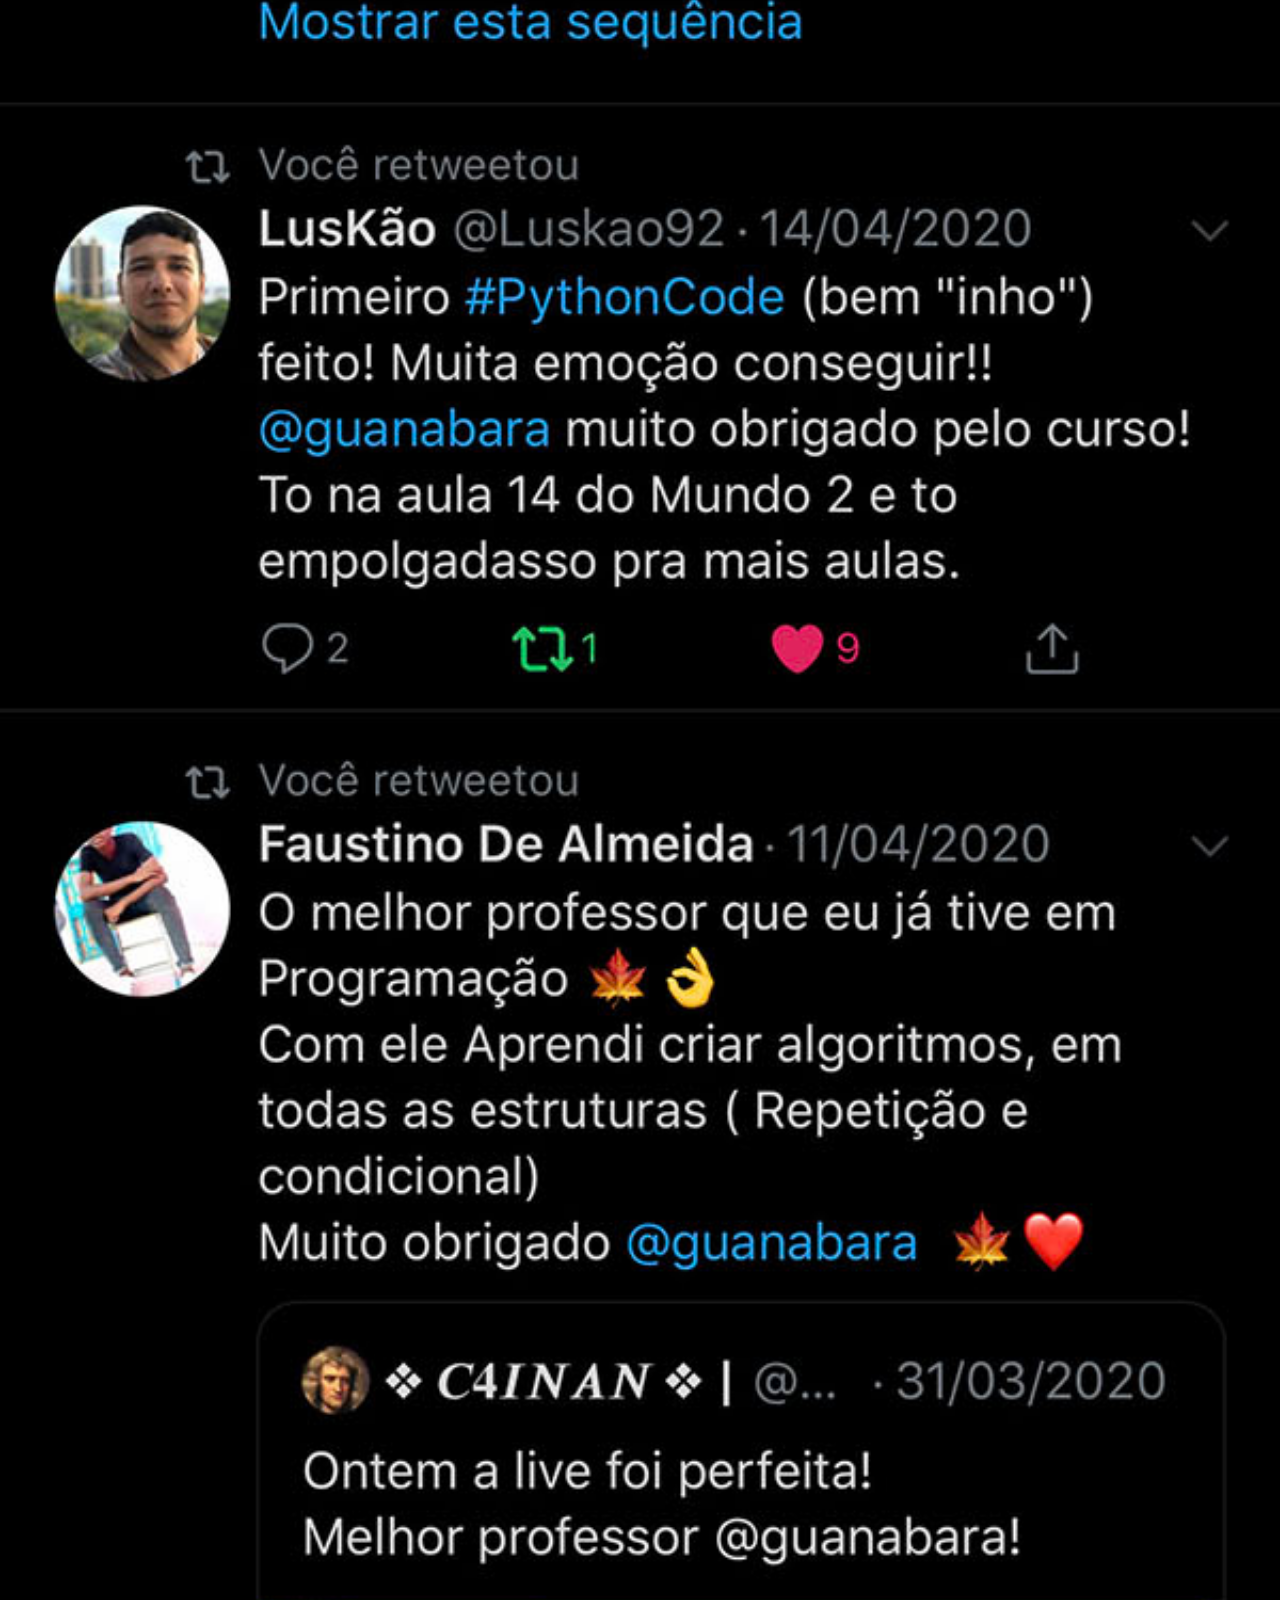
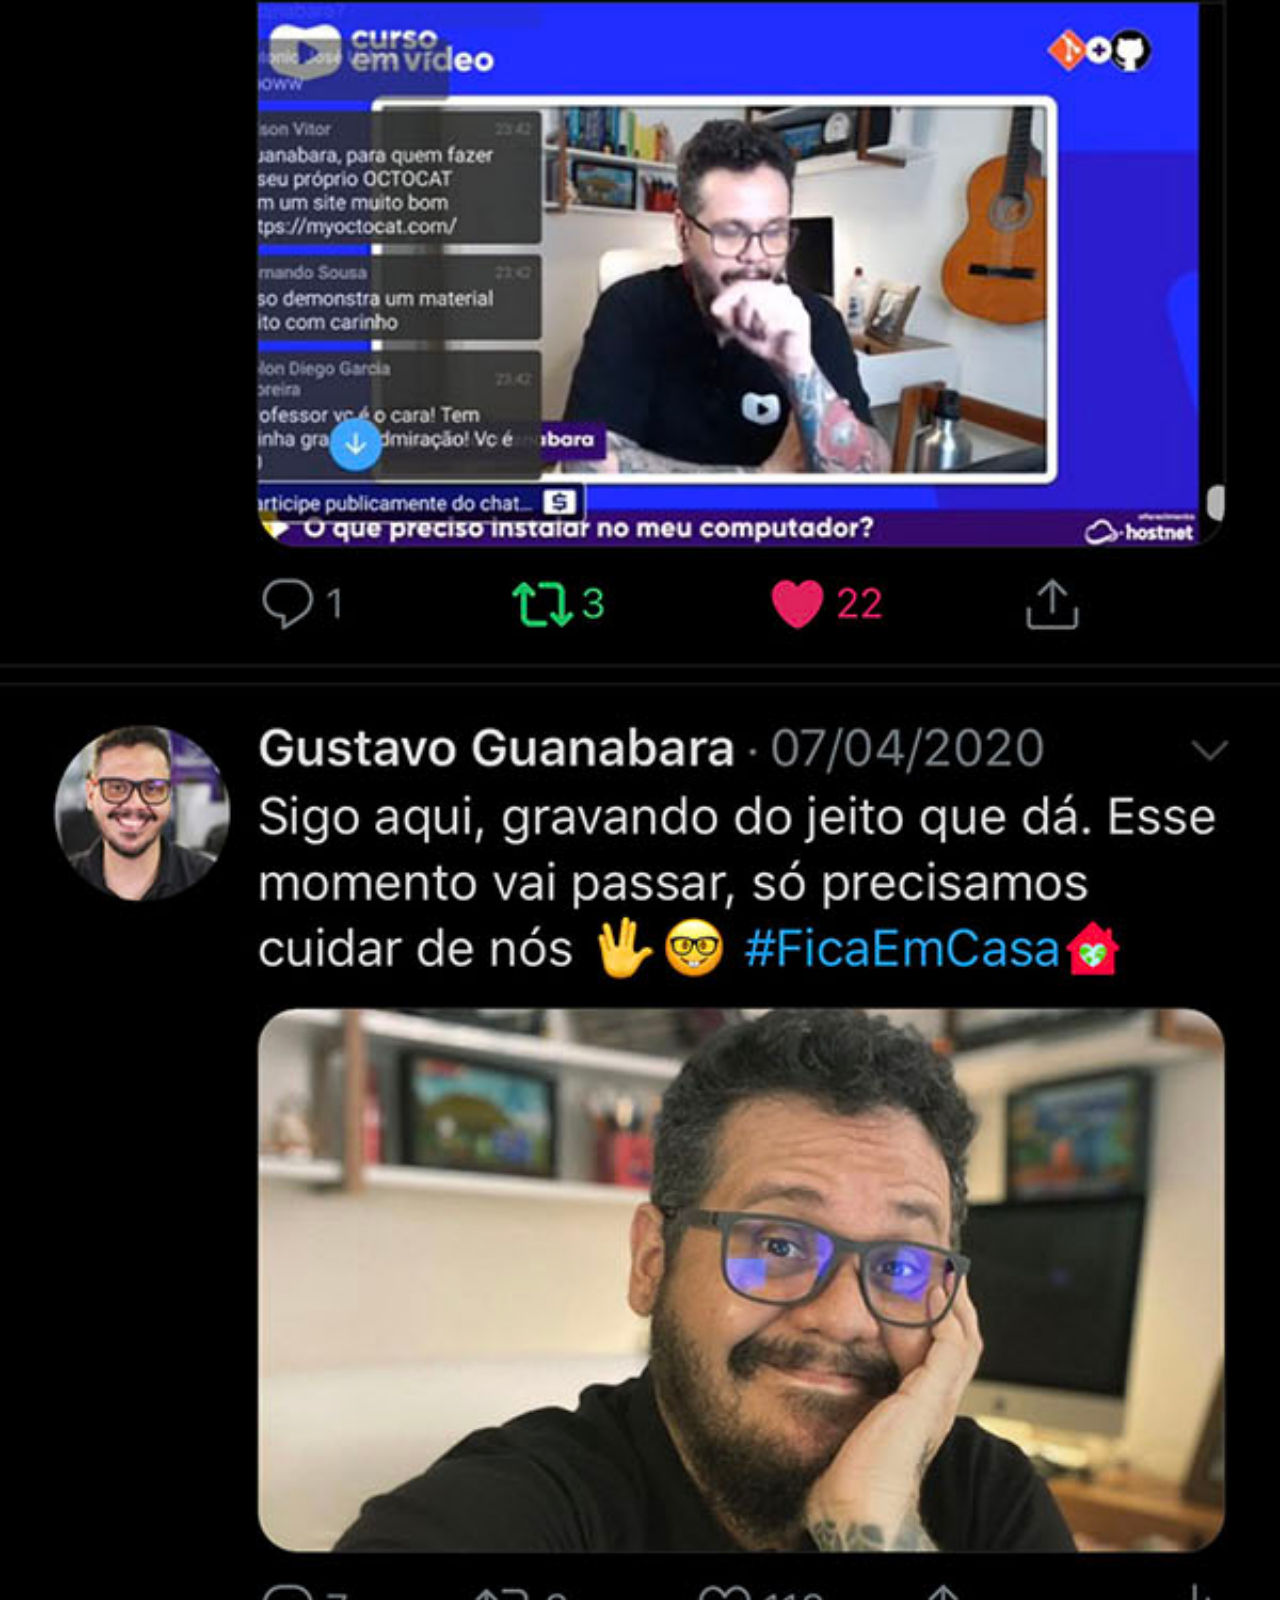
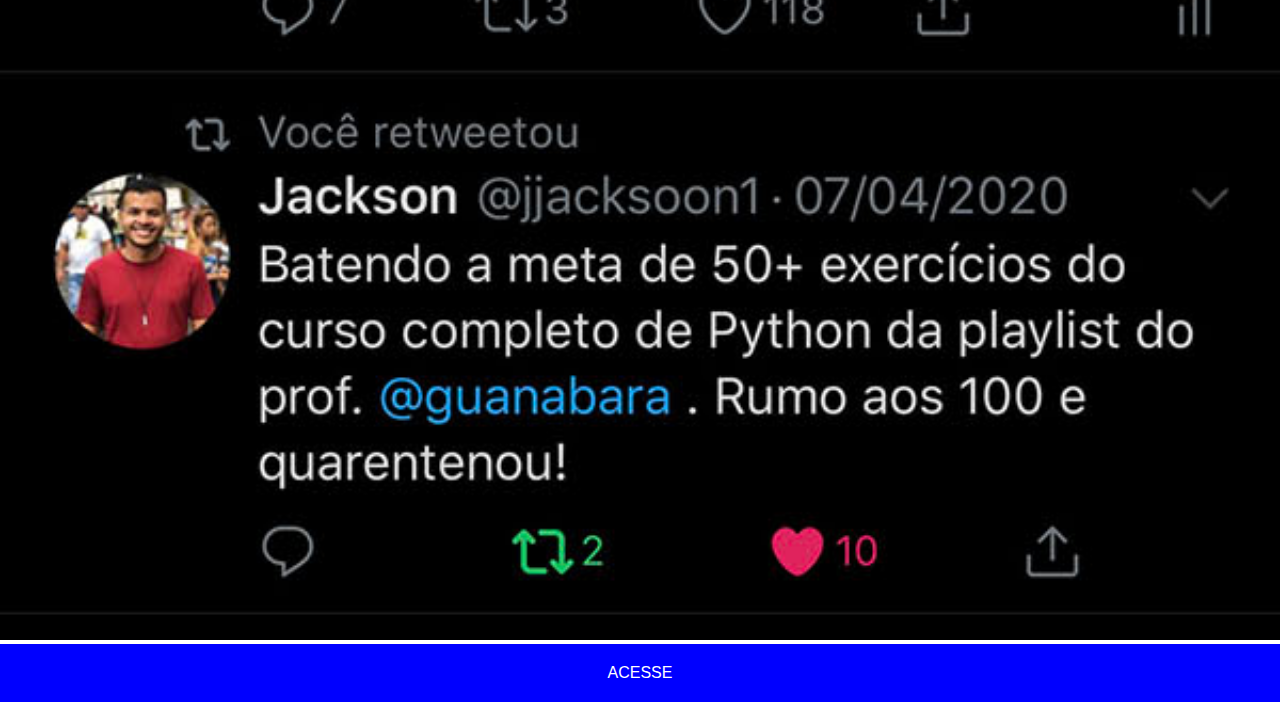
<file: twitter.html>
<!DOCTYPE html>
<html lang="pt-br">
<head>
    <meta charset="UTF-8">
    <meta name="viewport" content="width=device-width, initial-scale=1.0">
    <title>Twitter</title>
    <style>
        * {
            padding: 0px;
            margin: 0px;
            font-family: Arial, Helvetica, sans-serif;
        }

        ::-webkit-scrollbar {
            width: 0px;
            height: 0px;
        }

        img {
            width: 100vw;
        }

        a {
            display: block;
            color: white;
            background-color: blue;
            padding: 20px;
            text-decoration: none;
            text-align: center;
            transition-duration: 0.3s;
        }

        a:hover {
            text-decoration: underline;
            background-color: darkblue;
        }

        a:after {
            width: 0px;
        }
    </style>
</head>
<body>
    <img src="imagens/tela-twitter.jpg" alt="Twitter">
    <a href="https://x.com/guanabara" target="_blank">ACESSE</a>
</body>
</html>
</file>
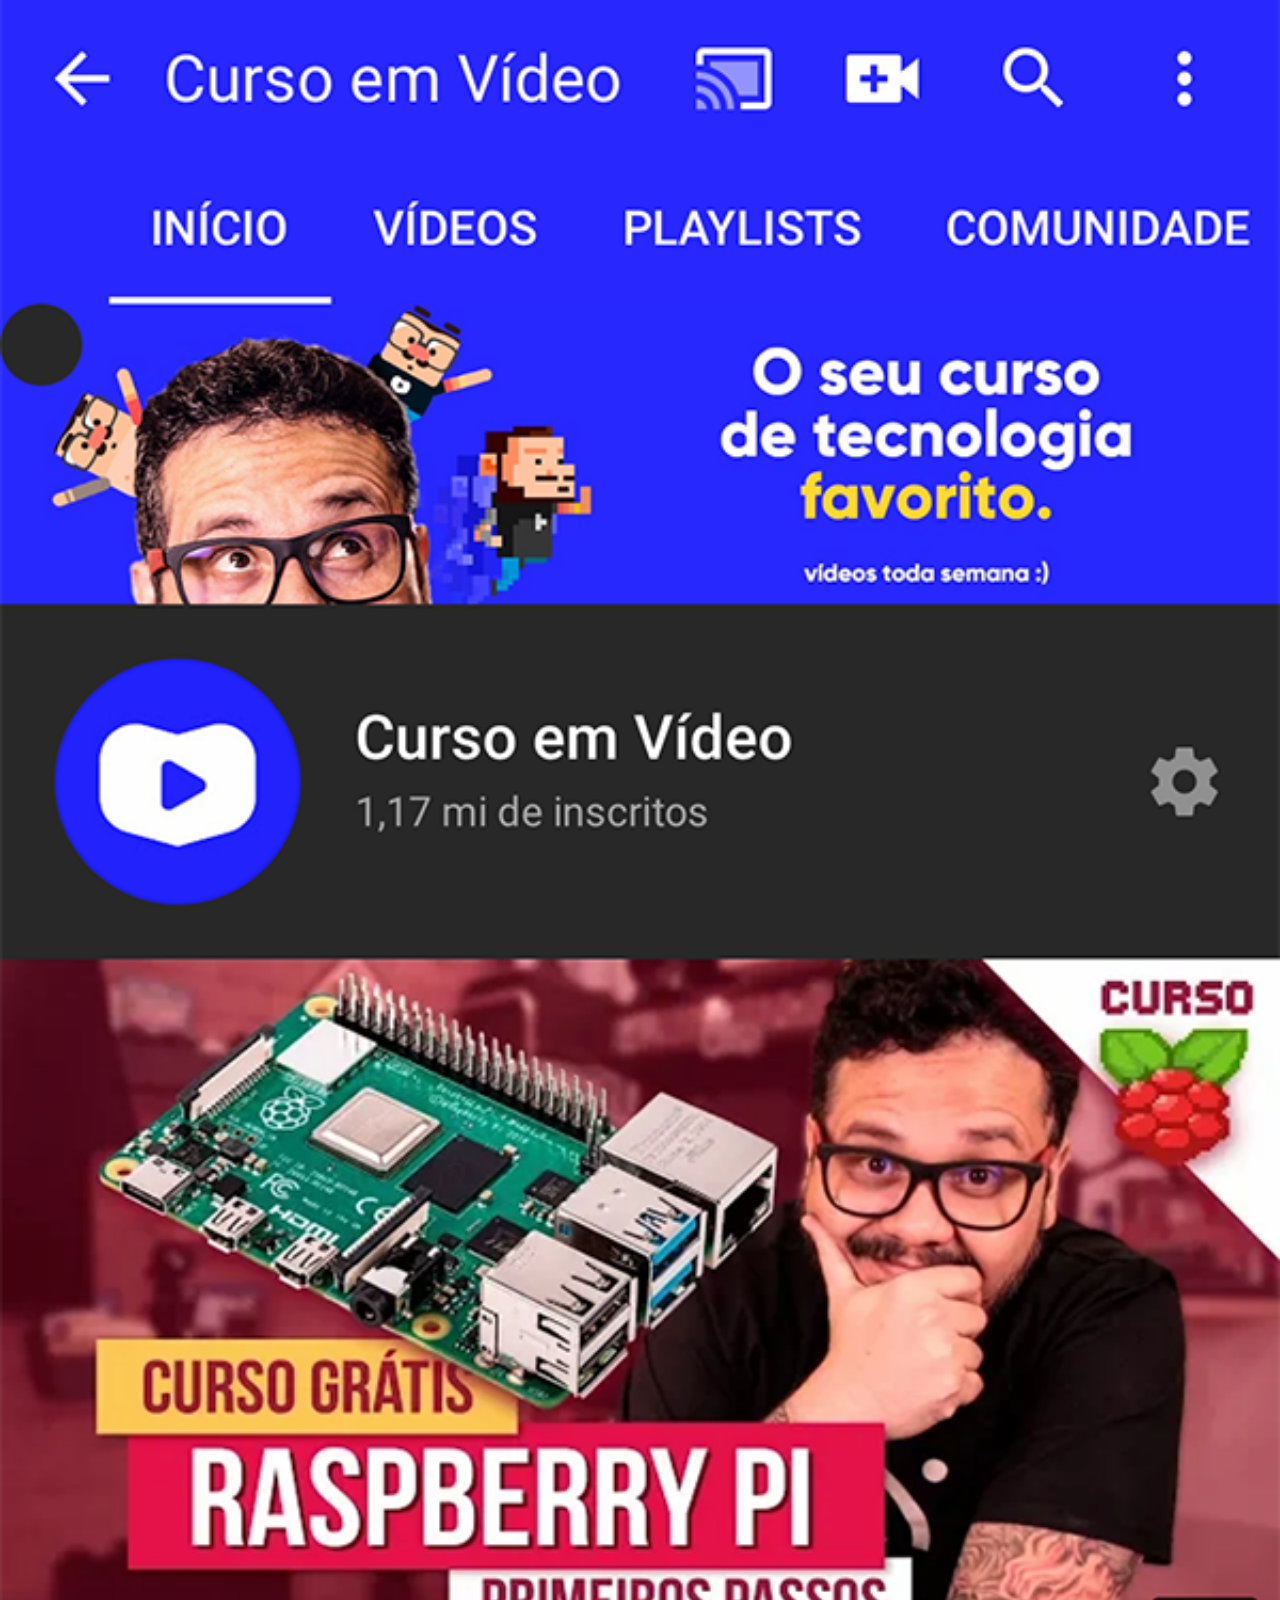
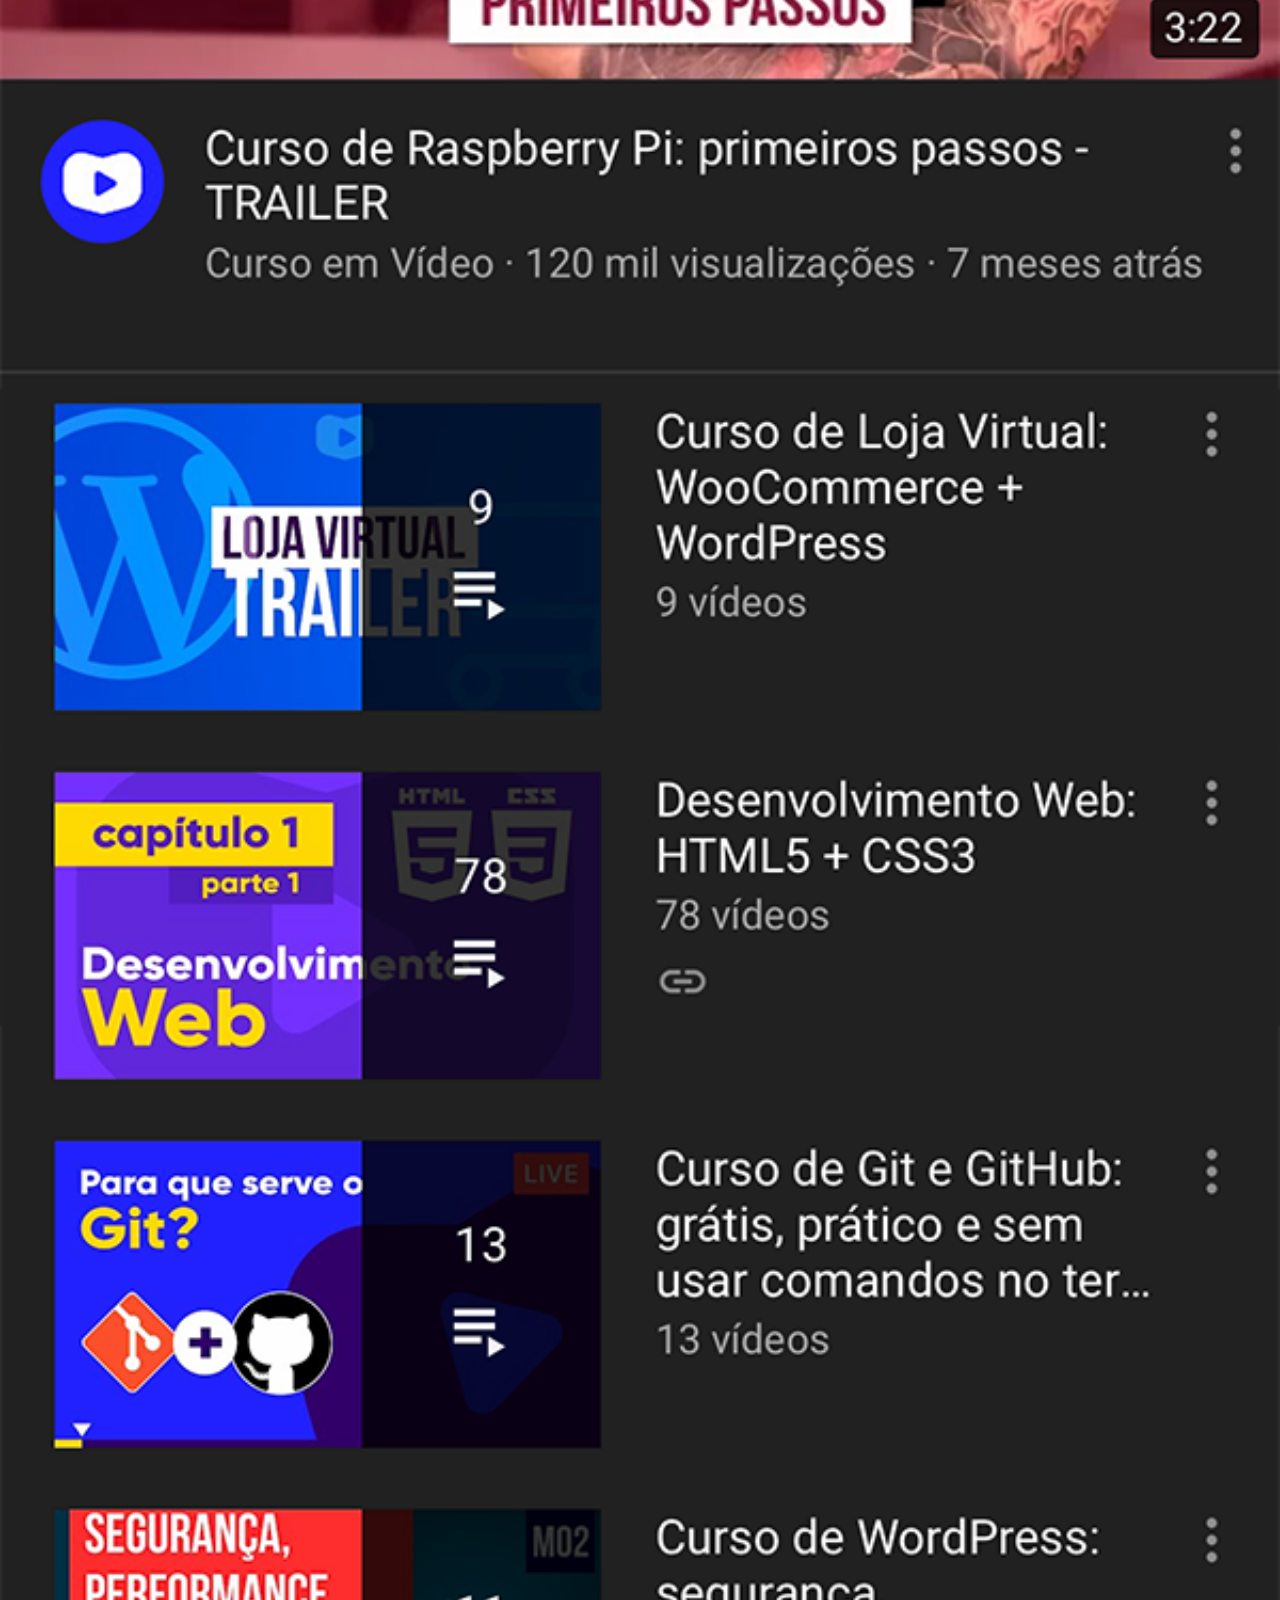
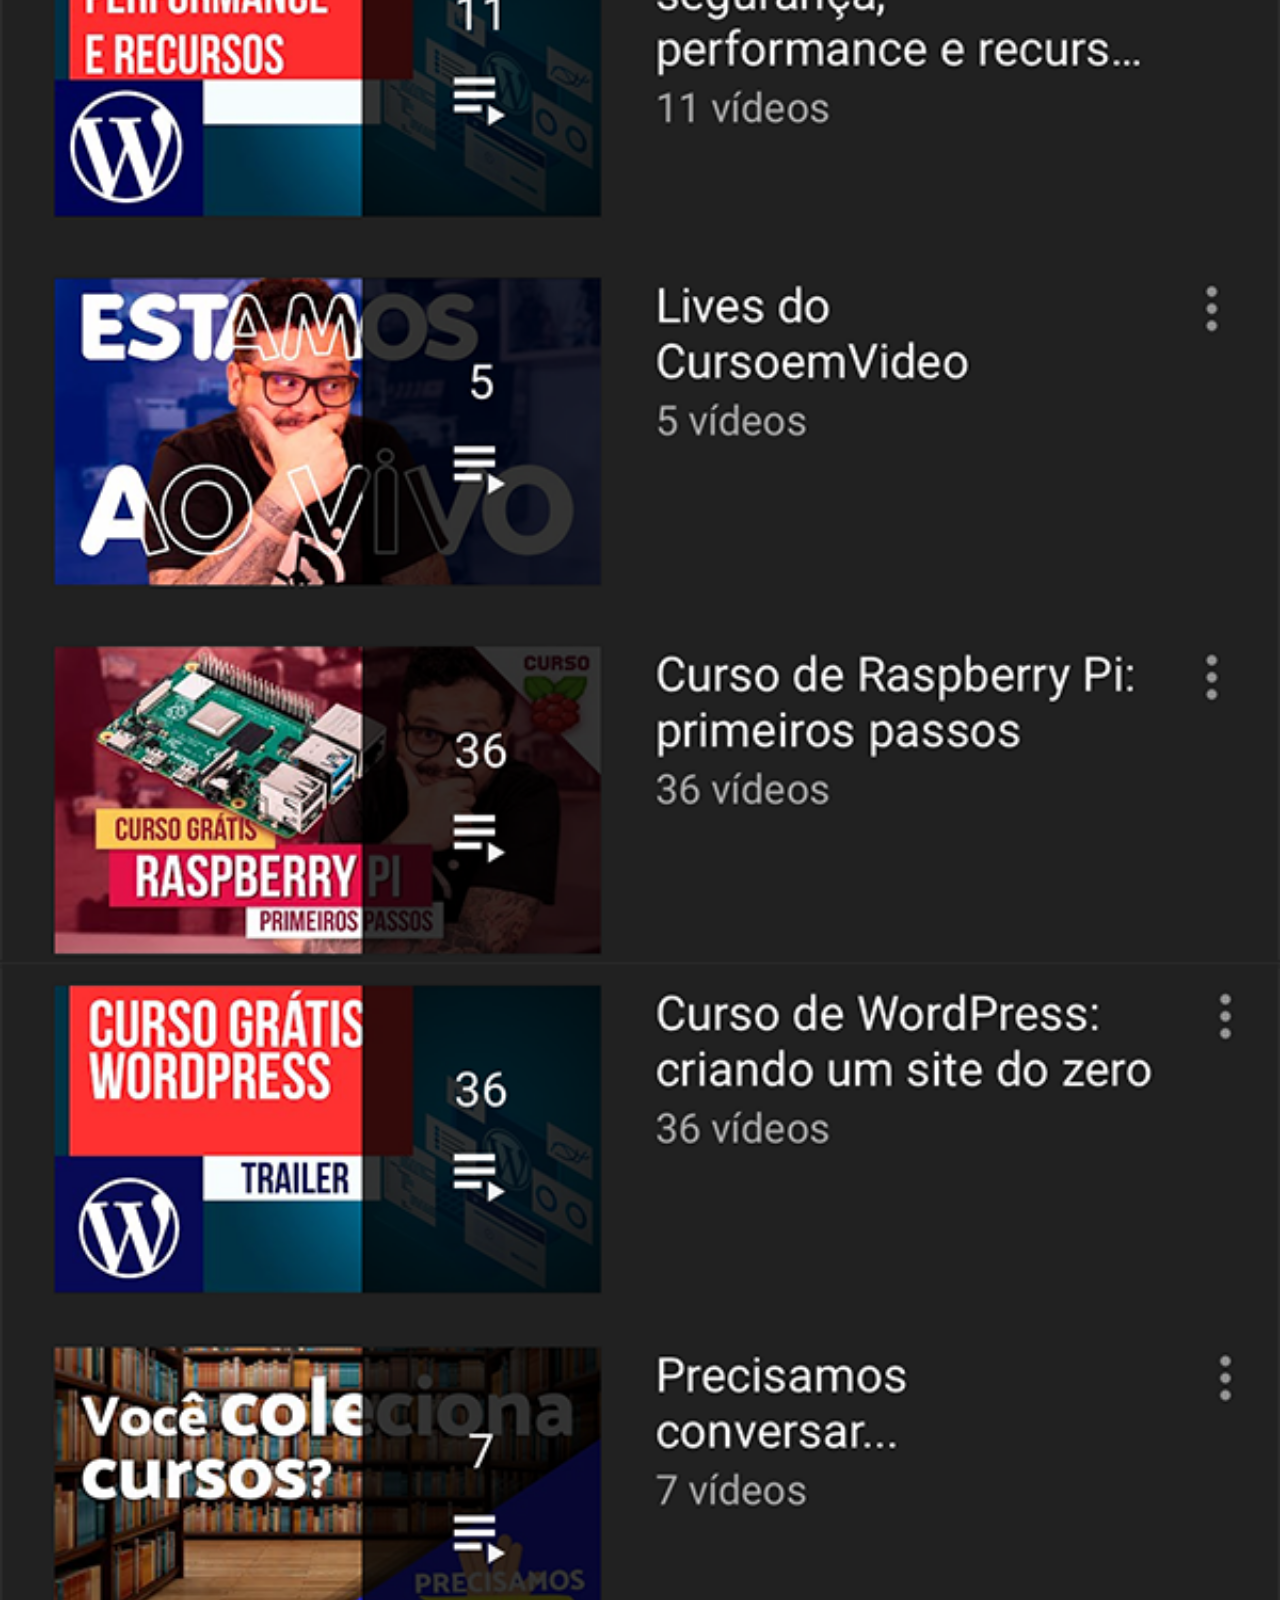
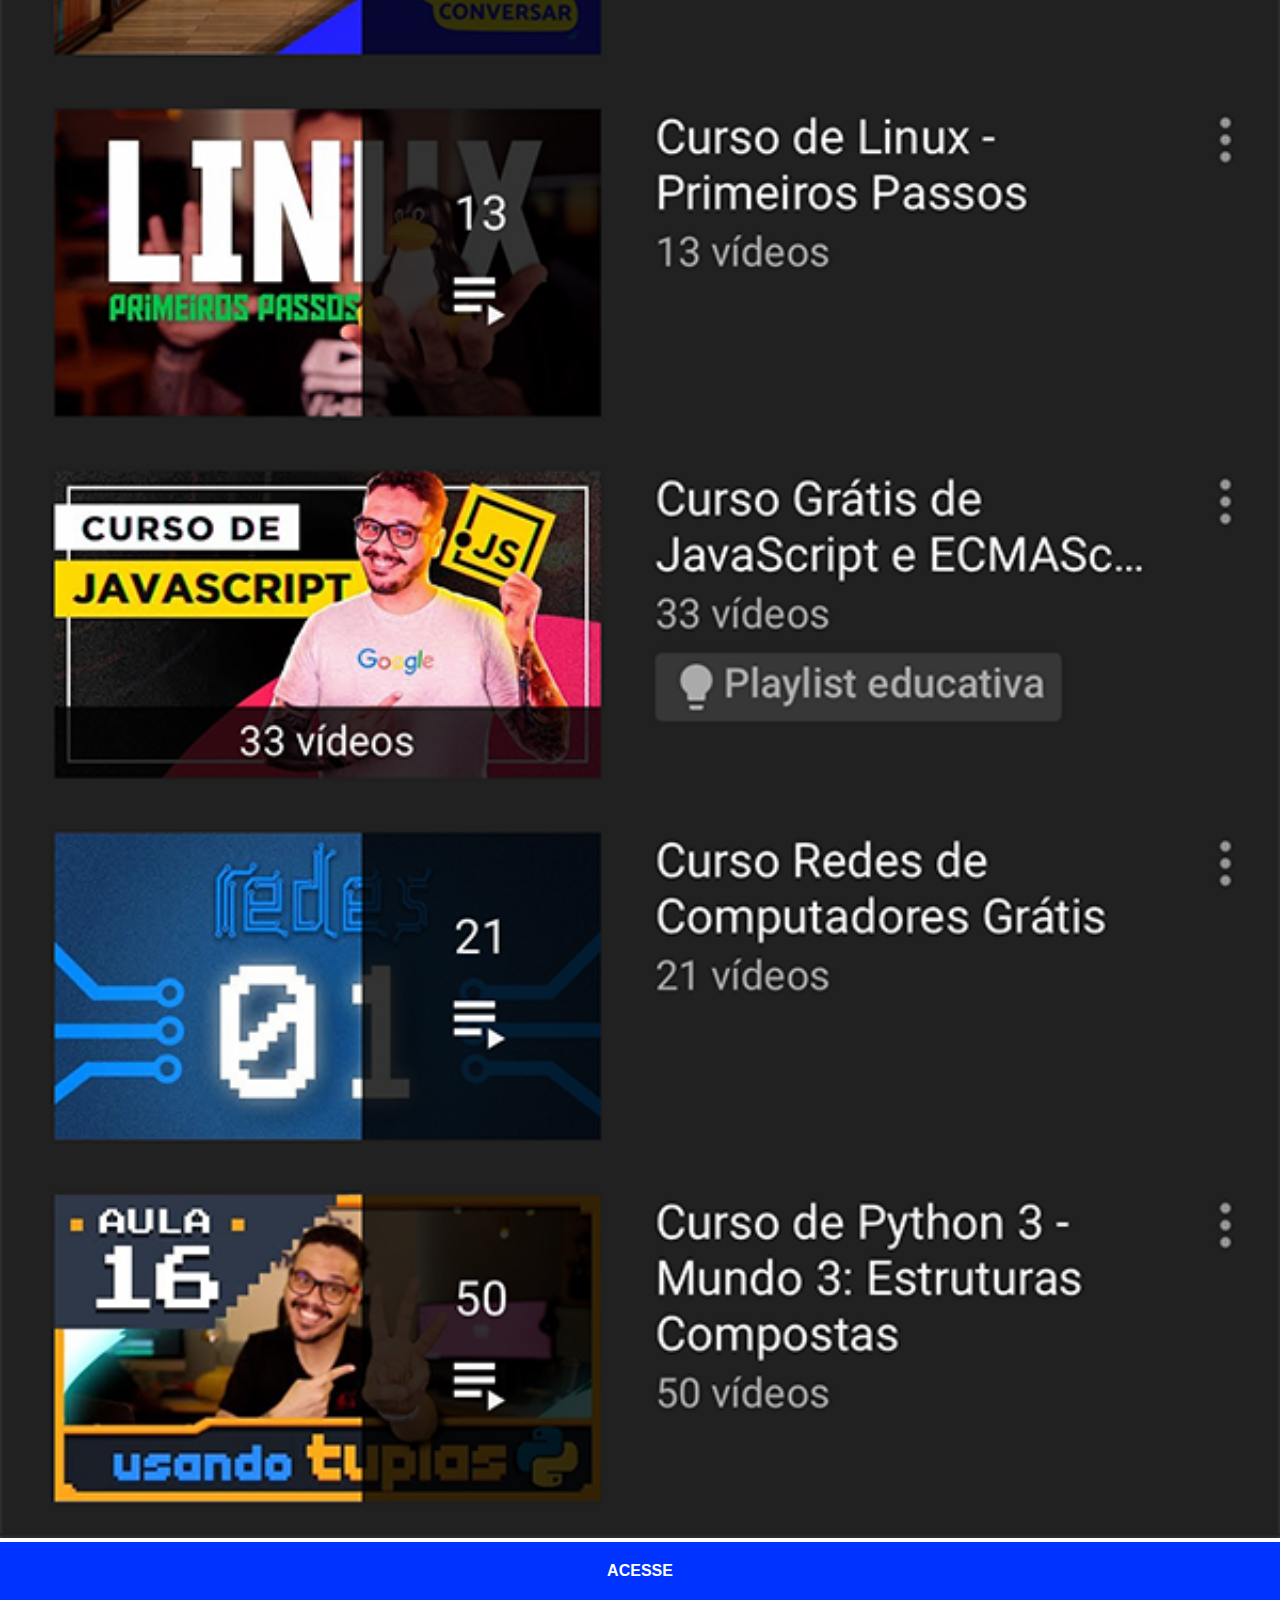
<file: youtube.html>
<!DOCTYPE html>
<html lang="pt-br">
<head>
    <meta charset="UTF-8">
    <meta name="viewport" content="width=device-width, initial-scale=1.0">
    <title>Youtube</title>
    <style>
        * {
            margin: 0px;
            padding: 0px;
            font-family: Arial, Helvetica, sans-serif;
        }

        ::-webkit-scrollbar
        {
            width: 0px;
            height: 0px;
        }

        img {
            width: 100vw;
        }

        a {
            display: block;
            background-color: rgb(0, 51, 255);
            text-align: center;
            padding: 20px;
            font-weight: bolder;
            text-decoration: none;
            color: white;
            transition-duration: 0.3s;
        }

        a:hover {
            text-decoration: underline;
            background-color: darkblue;
        }
    </style>
</head>
<body>
    <img src="imagens/tela-youtube.png" alt="Youtube">
    <a href="https://www.youtube.com/c/CursoemV%C3%ADdeo" target="_blank">ACESSE</a>
</body>
</html>
</file>
<file: estilos/style.css>
@charset "UTF-8";

* {
    margin: 0px;
    padding: 0px;
    font-family: Arial, Helvetica, sans-serif;
}

html, body {
    height: 100vh;
    width: 100vw;
    background-color: black;
}

body {
    background: url(../imagens/fundo-madeira.jpg) no-repeat top center;
    background-size: cover;
    background-attachment: fixed;
}

main {
    height: 100vh;
    position: relative;
}

section#telefone {
    position: absolute;
    top: 50%;
    left: 50%;
    transform: translate(-50%, -50%);

    height: 627px;
    width: 311px;
    background: url('../imagens/frame-iphone.png') no-repeat;
}

iframe#tela {
    position: relative;
    top: 80px;
    left: 22px;
    width: 269px;
    height: 471px;
}

section#redes-sociais {
    text-align: right;
}

section#redes-sociais img {
    width: 38px;
    margin: 10px;
    border-radius: 50%;
    box-shadow: 4px 2px 10px rgba(0, 0, 0, 0.47);
    box-sizing: border-box;
}

section#redes-sociais img:hover {
    border: 2px solid rgba(255, 255, 255, 0.31);
    transform: translate(-3px, -3px);
    box-shadow: 5px 5px 10px rgba(0, 0, 0, 0.364);  
    transition: transform 0.3s, border 0.2s;
}
</file>
